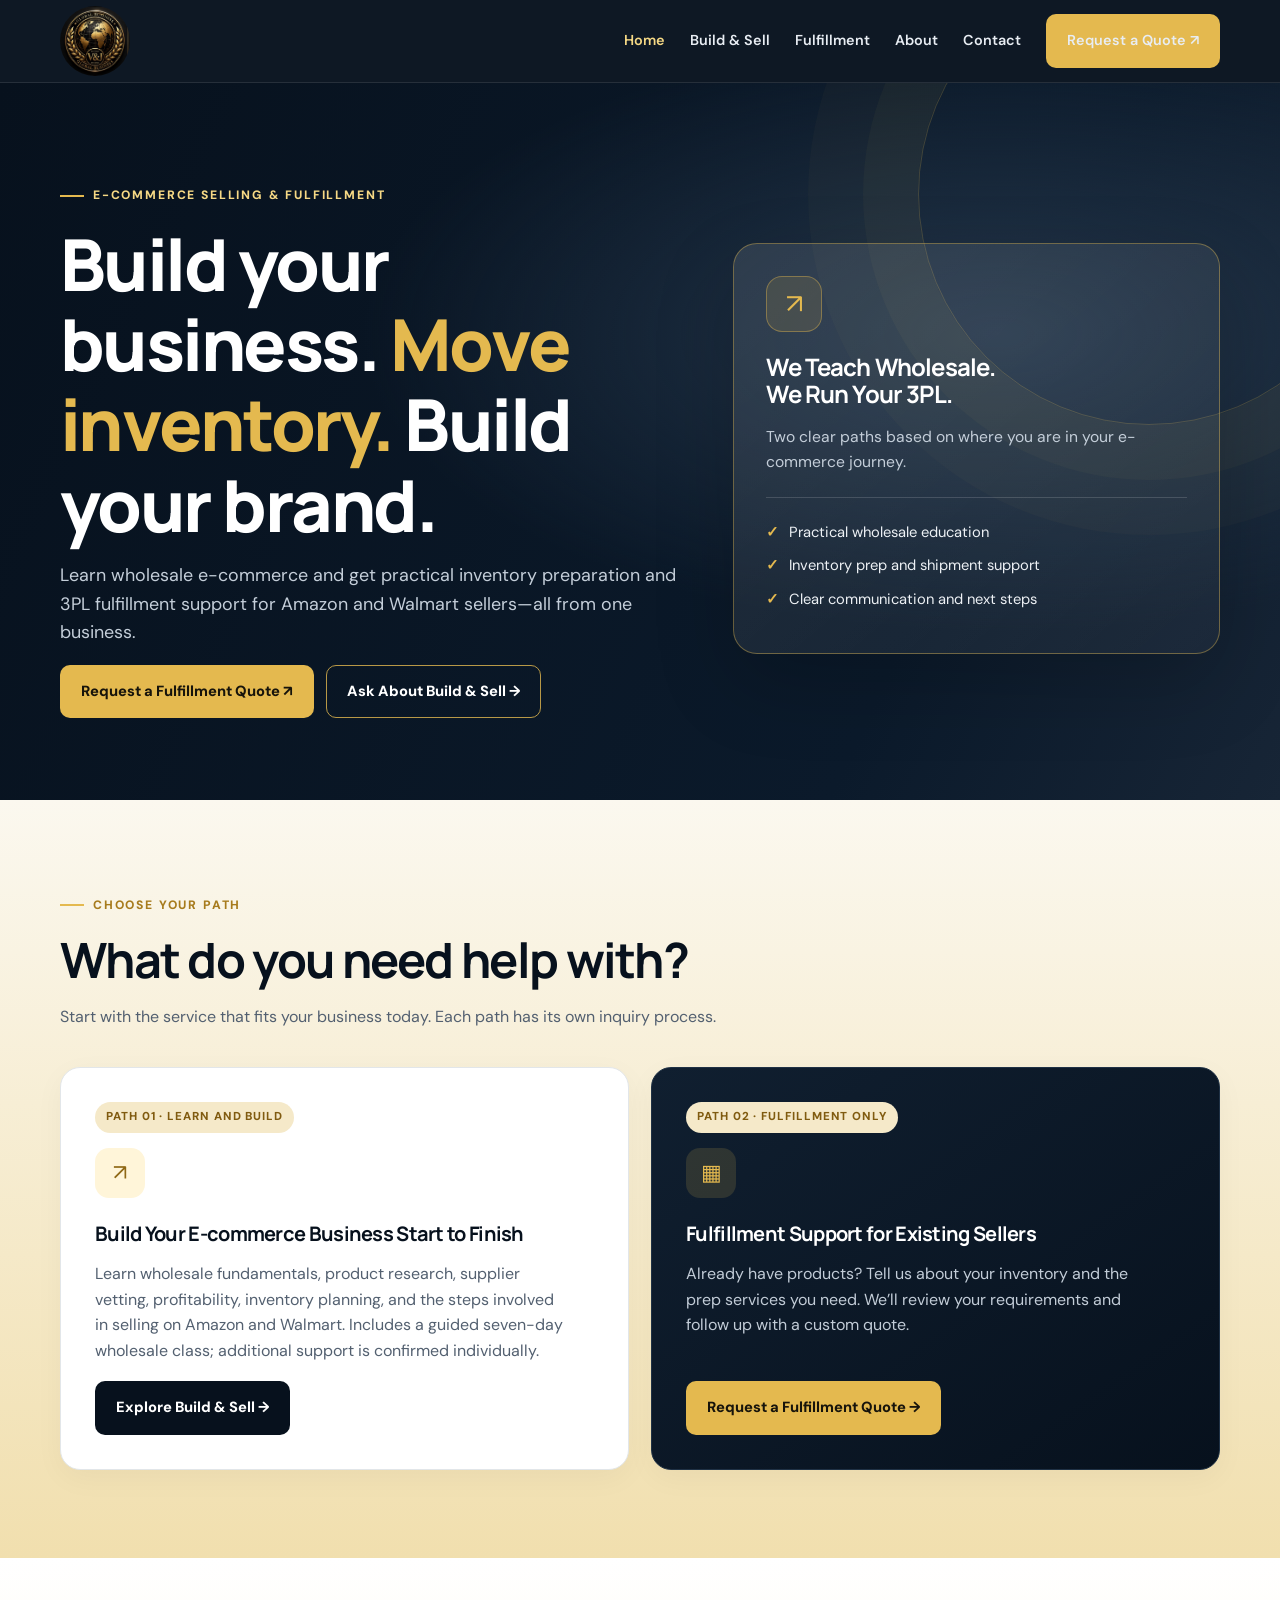
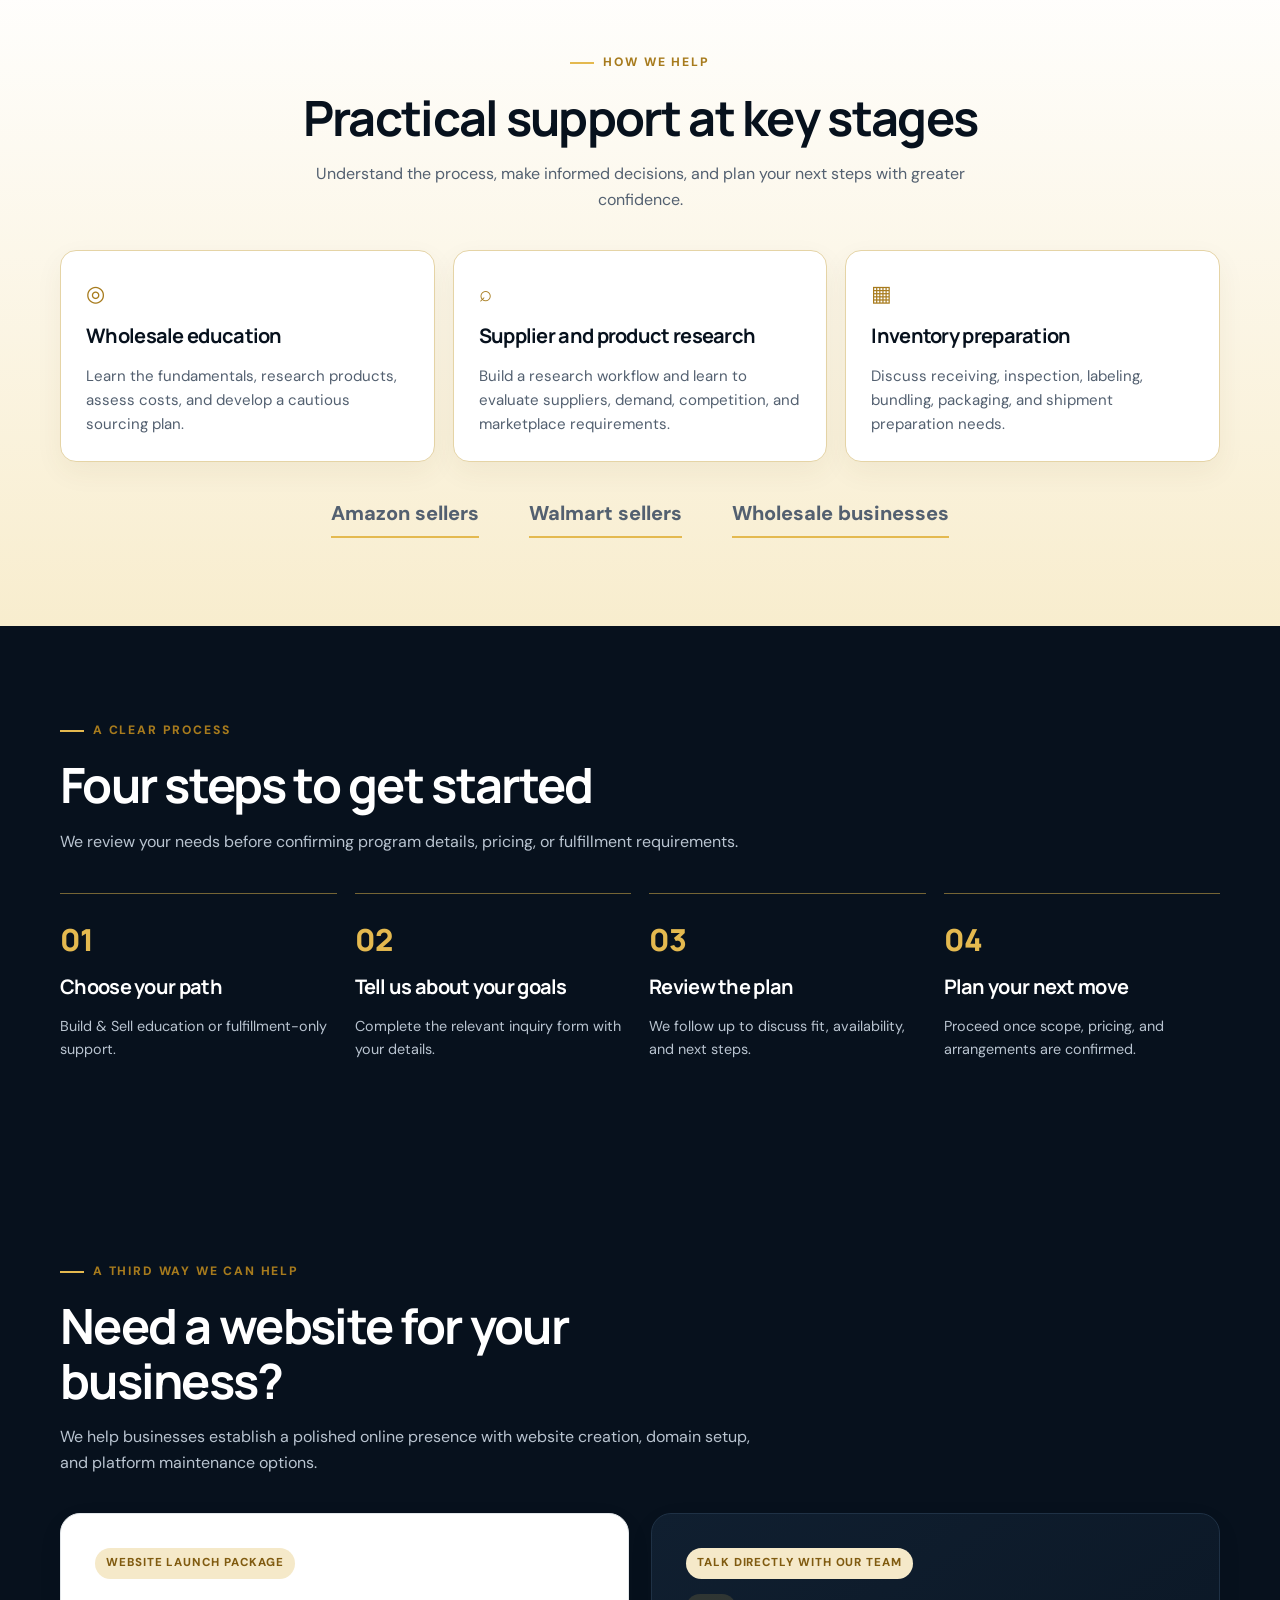
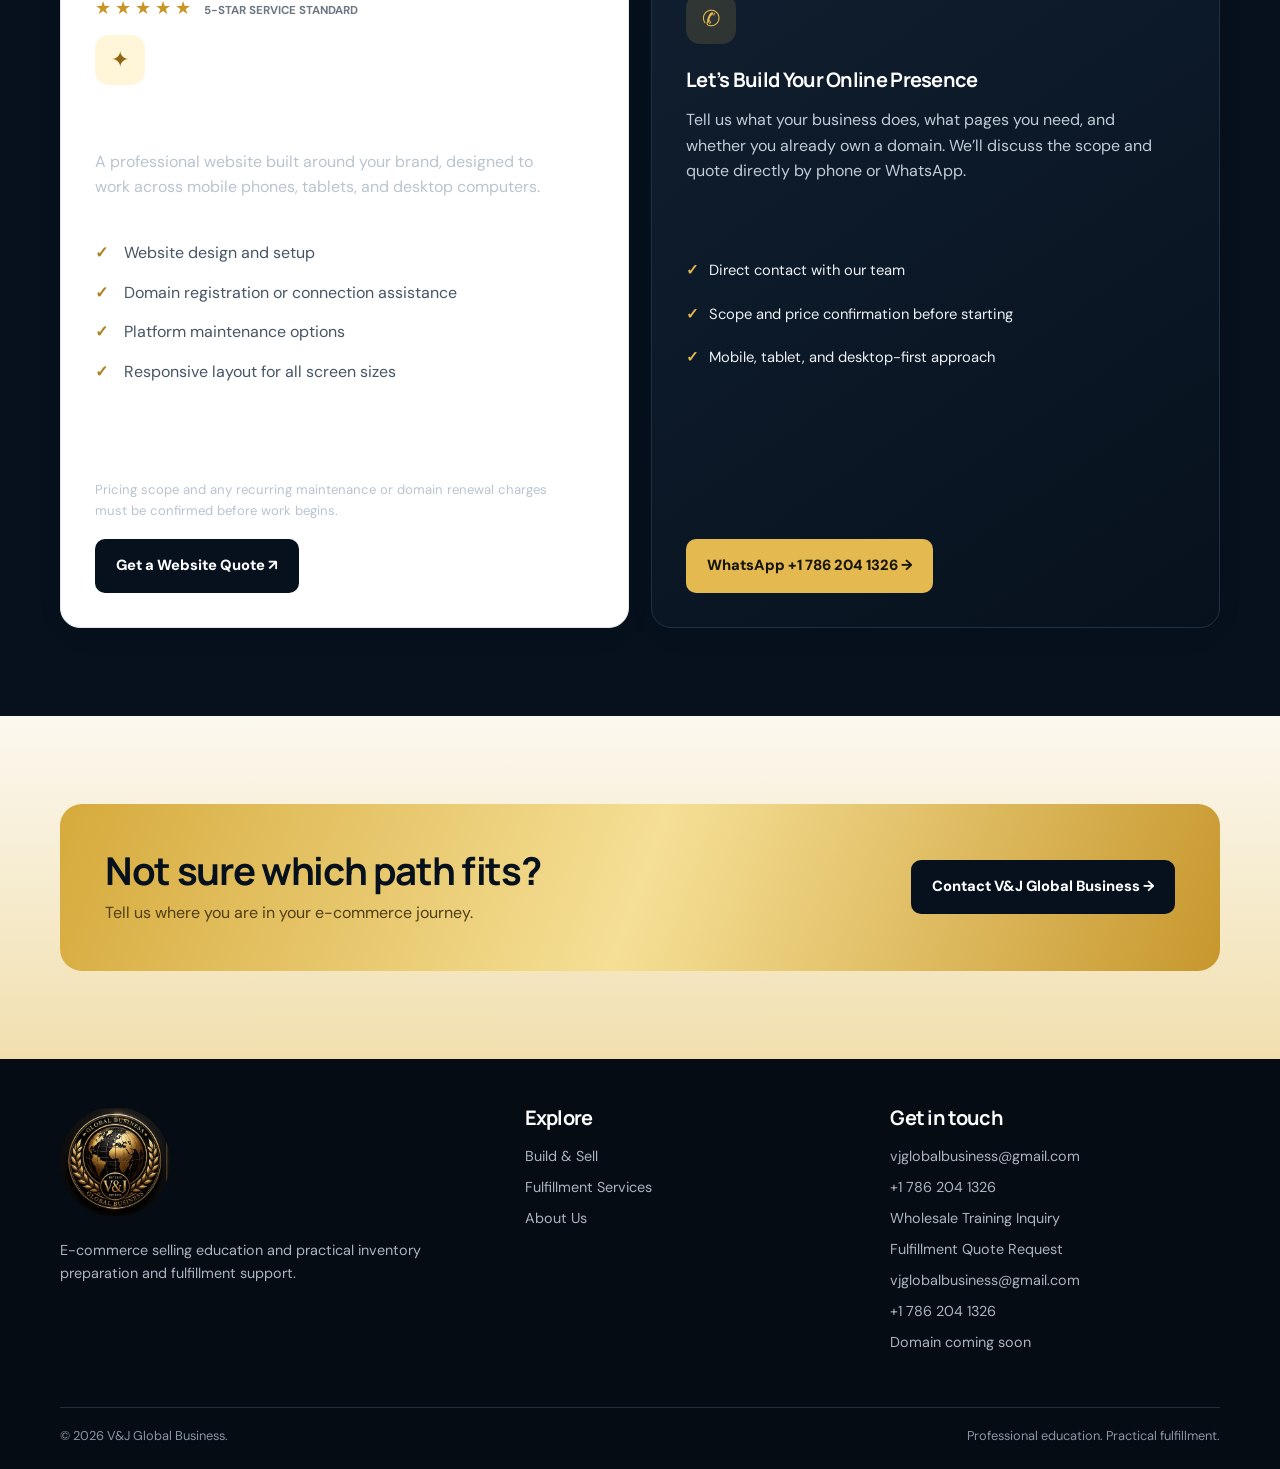
<file: index.html>
<!doctype html>
<html lang="en"><head><meta charset="utf-8"><meta name="viewport" content="width=device-width,initial-scale=1"><meta name="theme-color" content="#07111d"><meta name="description" content="V&J Global Business offers wholesale e-commerce education and practical inventory preparation and 3PL fulfillment support for Amazon and Walmart sellers."><title>V&J Global Business | E-commerce Selling & Fulfillment</title><link rel="icon" href="/favicon.svg" type="image/svg+xml"><link rel="stylesheet" href="/styles.css"><script defer src="/app.js"></script></head>
<body><header class="site-header"><div class="container nav"><a class="brand" href="/" aria-label="V&J Global Business home"><img src="/vj-global-business-logo.jpeg" alt="V&J Global Business"></a><button class="menu-toggle" aria-label="Open navigation" aria-expanded="false">☰</button><nav class="nav-links" aria-label="Main navigation"><a class="active" href="/">Home</a><a href="/build-sell.html">Build & Sell</a><a href="/fulfillment.html">Fulfillment</a><a href="/about.html">About</a><a href="/contact.html">Contact</a><a class="btn btn-gold nav-cta" href="/contact.html#fulfillment-form">Request a Quote ↗</a></nav></div></header>
<main><section class="hero"><div class="container hero-grid"><div><div class="eyebrow">E-commerce selling & fulfillment</div><h1>Build your business. <span>Move inventory.</span> Build your brand.</h1><p>Learn wholesale e-commerce and get practical inventory preparation and 3PL fulfillment support for Amazon and Walmart sellers—all from one business.</p><div class="btn-row"><a class="btn btn-gold" href="/contact.html#fulfillment-form">Request a Fulfillment Quote ↗</a><a class="btn btn-outline" href="/build-sell.html">Ask About Build & Sell →</a></div></div><aside class="promise-card"><div class="promise-icon">↗</div><h3>We Teach Wholesale.<br>We Run Your 3PL.</h3><p>Two clear paths based on where you are in your e-commerce journey.</p><div class="promise-rule"></div><div class="promise-line"><span class="check">✓</span> Practical wholesale education</div><div class="promise-line"><span class="check">✓</span> Inventory prep and shipment support</div><div class="promise-line"><span class="check">✓</span> Clear communication and next steps</div></aside></div></section>
<section class="section"><div class="container"><div class="section-heading"><div class="eyebrow">Choose your path</div><h2>What do you need help with?</h2><p>Start with the service that fits your business today. Each path has its own inquiry process.</p></div><div class="paths"><article class="path-card"><span class="tag">Path 01 · Learn and build</span><div class="card-icon">↗</div><h3>Build Your E-commerce Business Start to Finish</h3><p>Learn wholesale fundamentals, product research, supplier vetting, profitability, inventory planning, and the steps involved in selling on Amazon and Walmart. Includes a guided seven-day wholesale class; additional support is confirmed individually.</p><a class="btn btn-dark" href="/build-sell.html">Explore Build & Sell →</a></article><article class="path-card dark"><span class="tag">Path 02 · Fulfillment only</span><div class="card-icon">▦</div><h3>Fulfillment Support for Existing Sellers</h3><p>Already have products? Tell us about your inventory and the prep services you need. We’ll review your requirements and follow up with a custom quote.</p><a class="btn btn-gold" href="/contact.html#fulfillment-form">Request a Fulfillment Quote →</a></article></div></div></section>
<section class="section section-white"><div class="container"><div class="section-heading center"><div class="eyebrow">How we help</div><h2>Practical support at key stages</h2><p>Understand the process, make informed decisions, and plan your next steps with greater confidence.</p></div><div class="features"><article class="feature"><div class="mini-icon">◎</div><h3>Wholesale education</h3><p>Learn the fundamentals, research products, assess costs, and develop a cautious sourcing plan.</p></article><article class="feature"><div class="mini-icon">⌕</div><h3>Supplier and product research</h3><p>Build a research workflow and learn to evaluate suppliers, demand, competition, and marketplace requirements.</p></article><article class="feature"><div class="mini-icon">▦</div><h3>Inventory preparation</h3><p>Discuss receiving, inspection, labeling, bundling, packaging, and shipment preparation needs.</p></article></div><div class="marketplace-row"><span>Amazon sellers</span><span>Walmart sellers</span><span>Wholesale businesses</span></div></div></section>
<section class="section section-dark"><div class="container"><div class="section-heading"><div class="eyebrow">A clear process</div><h2>Four steps to get started</h2><p>We review your needs before confirming program details, pricing, or fulfillment requirements.</p></div><div class="steps"><div class="step"><h3>Choose your path</h3><p>Build & Sell education or fulfillment-only support.</p></div><div class="step"><h3>Tell us about your goals</h3><p>Complete the relevant inquiry form with your details.</p></div><div class="step"><h3>Review the plan</h3><p>We follow up to discuss fit, availability, and next steps.</p></div><div class="step"><h3>Plan your next move</h3><p>Proceed once scope, pricing, and arrangements are confirmed.</p></div></div></div></section>
<section class="section section-dark"><div class="container"><div class="section-heading"><div class="eyebrow">A third way we can help</div><h2>Need a website for your business?</h2><p>We help businesses establish a polished online presence with website creation, domain setup, and platform maintenance options.</p></div><div class="paths"><article class="path-card"><span class="tag">Website launch package</span><div aria-label="Five-star service standard" style="color:#c99526;letter-spacing:4px;font-size:1.15rem;margin-bottom:12px">★★★★★ <span style="letter-spacing:0;font-size:.72rem;color:#6d7783;font-weight:700">5-STAR SERVICE STANDARD</span></div><div class="card-icon">✦</div><h3>Website Creation</h3><p>A professional website built around your brand, designed to work across mobile phones, tablets, and desktop computers.</p><ul class="list-check"><li>Website design and setup</li><li>Domain registration or connection assistance</li><li>Platform maintenance options</li><li>Responsive layout for all screen sizes</li></ul><div style="font-size:1.45rem;font-weight:800;margin:6px 0 16px">$285 + $70</div><p class="small-print">Pricing scope and any recurring maintenance or domain renewal charges must be confirmed before work begins.</p><a class="btn btn-dark" href="https://wa.me/17862041326?text=Hi%20V%26J%20Global%20Business%2C%20I%27m%20interested%20in%20the%20website%20creation%20package%20priced%20at%20%24285%20%2B%20%2470." target="_blank" rel="noopener">Get a Website Quote ↗</a></article><article class="path-card dark"><span class="tag">Talk directly with our team</span><div class="card-icon">✆</div><h3>Let’s Build Your Online Presence</h3><p>Tell us what your business does, what pages you need, and whether you already own a domain. We’ll discuss the scope and quote directly by phone or WhatsApp.</p><div class="promise-rule"></div><div class="promise-line"><span class="check">✓</span> Direct contact with our team</div><div class="promise-line"><span class="check">✓</span> Scope and price confirmation before starting</div><div class="promise-line"><span class="check">✓</span> Mobile, tablet, and desktop-first approach</div><a class="btn btn-gold" href="https://wa.me/17862041326?text=Hi%20V%26J%20Global%20Business%2C%20I%27d%20like%20to%20request%20a%20website%20creation%20quote." target="_blank" rel="noopener">WhatsApp +1 786 204 1326 →</a></article></div></div></section><section class="section"><div class="container"><div class="cta-band"><div><h2>Not sure which path fits?</h2><p>Tell us where you are in your e-commerce journey.</p></div><a class="btn btn-dark" href="/contact.html">Contact V&J Global Business →</a></div></div></section></main>
<footer class="site-footer"><div class="container"><div class="footer-grid"><div><img class="footer-logo" src="/vj-global-business-logo.jpeg" alt="V&J Global Business"><p>E-commerce selling education and practical inventory preparation and fulfillment support.</p></div><div><h3>Explore</h3><a href="/build-sell.html">Build & Sell</a><a href="/fulfillment.html">Fulfillment Services</a><a href="/about.html">About Us</a></div><div><h3>Get in touch</h3><a href="mailto:vjglobalbusiness@gmail.com">vjglobalbusiness@gmail.com</a><a href="tel:+17862041326">+1 786 204 1326</a><a href="/contact.html#training-form">Wholesale Training Inquiry</a><a href="/contact.html#fulfillment-form">Fulfillment Quote Request</a><p class="small-print"><a href="mailto:vjglobalbusiness@gmail.com">vjglobalbusiness@gmail.com</a><a href="tel:+17862041326">+1 786 204 1326</a><a href="https://Domain coming soon">Domain coming soon</a></p></div></div><div class="footer-bottom"><span>© <span data-year>2026</span> V&J Global Business.</span><span>Professional education. Practical fulfillment.</span></div></div></footer><script>document.querySelectorAll('[data-year]').forEach(e=>e.textContent=new Date().getFullYear())</script></body></html>
</file>
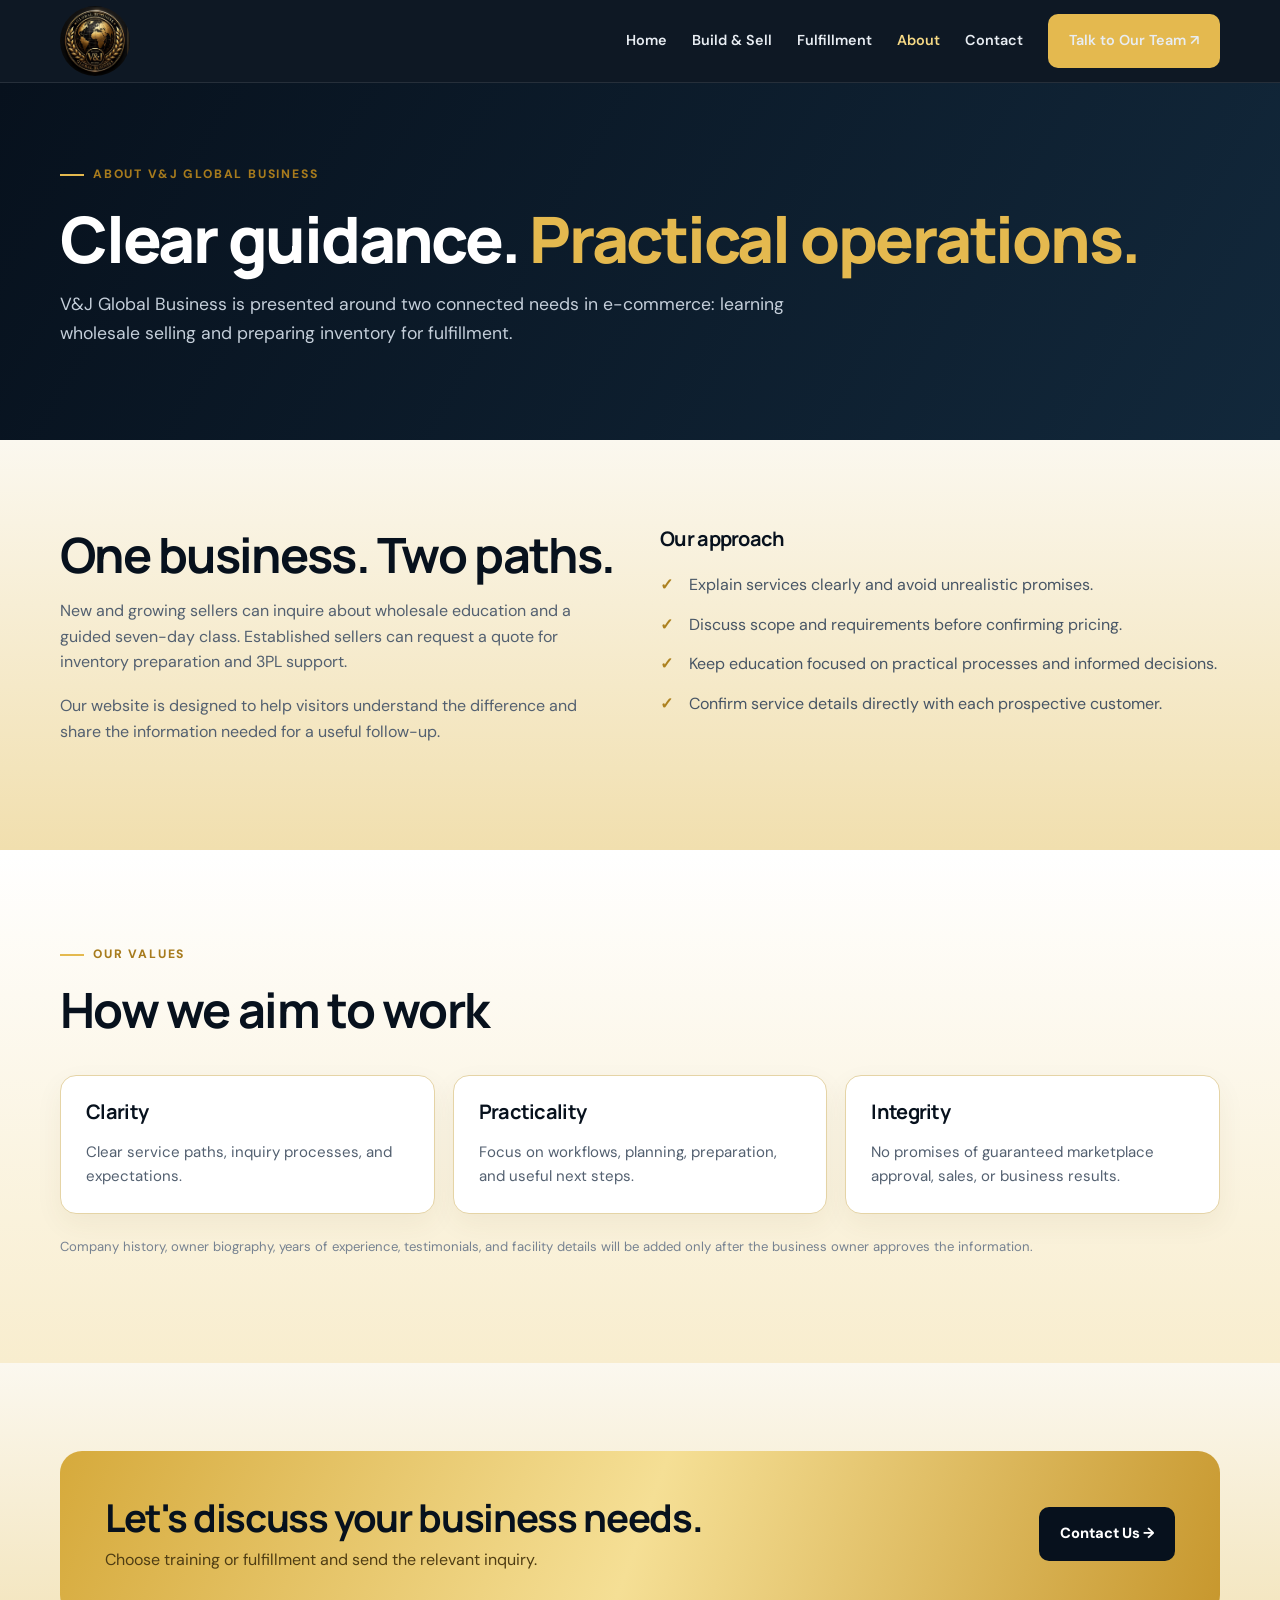
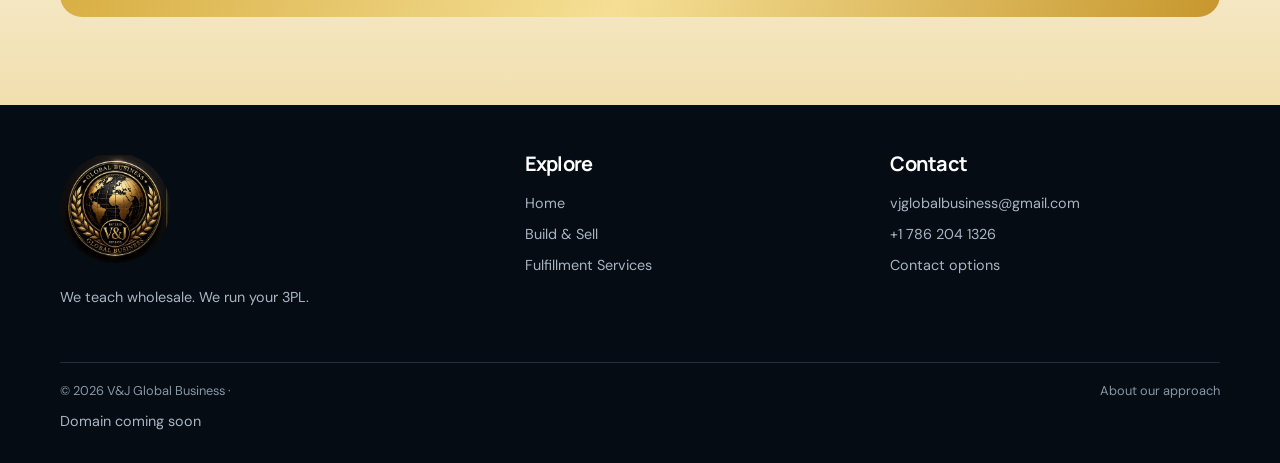
<file: about.html>
<!doctype html><html lang="en"><head><meta charset="utf-8"><meta name="viewport" content="width=device-width,initial-scale=1"><meta name="description" content="Learn about V&J Global Business and its approach to wholesale e-commerce education and fulfillment support."><title>About | V&J Global Business</title><link rel="icon" href="/favicon.svg" type="image/svg+xml"><link rel="stylesheet" href="/styles.css"><script defer src="/app.js"></script></head><body><header class="site-header"><div class="container nav"><a class="brand" href="/"><img src="/vj-global-business-logo.jpeg" alt="V&J Global Business"></a><button class="menu-toggle" aria-label="Open navigation" aria-expanded="false">☰</button><nav class="nav-links"><a href="/">Home</a><a href="/build-sell.html">Build & Sell</a><a href="/fulfillment.html">Fulfillment</a><a class="active" href="/about.html">About</a><a href="/contact.html">Contact</a><a class="btn btn-gold nav-cta" href="/contact.html">Talk to Our Team ↗</a></nav></div></header><main><section class="page-hero"><div class="container"><div class="eyebrow">About V&J Global Business</div><h1>Clear guidance. <span style="color:var(--gold)">Practical operations.</span></h1><p>V&J Global Business is presented around two connected needs in e-commerce: learning wholesale selling and preparing inventory for fulfillment.</p></div></section><section class="section"><div class="container content-grid"><div><h2>One business. Two paths.</h2><p>New and growing sellers can inquire about wholesale education and a guided seven-day class. Established sellers can request a quote for inventory preparation and 3PL support.</p><p>Our website is designed to help visitors understand the difference and share the information needed for a useful follow-up.</p></div><div><h3>Our approach</h3><ul class="list-check"><li>Explain services clearly and avoid unrealistic promises.</li><li>Discuss scope and requirements before confirming pricing.</li><li>Keep education focused on practical processes and informed decisions.</li><li>Confirm service details directly with each prospective customer.</li></ul></div></div></section><section class="section section-white"><div class="container"><div class="section-heading"><div class="eyebrow">Our values</div><h2>How we aim to work</h2></div><div class="about-values"><article class="value-card"><h3>Clarity</h3><p>Clear service paths, inquiry processes, and expectations.</p></article><article class="value-card"><h3>Practicality</h3><p>Focus on workflows, planning, preparation, and useful next steps.</p></article><article class="value-card"><h3>Integrity</h3><p>No promises of guaranteed marketplace approval, sales, or business results.</p></article></div><p class="small-print" style="margin-top:22px">Company history, owner biography, years of experience, testimonials, and facility details will be added only after the business owner approves the information.</p></div></section><section class="section"><div class="container"><div class="cta-band"><div><h2>Let's discuss your business needs.</h2><p>Choose training or fulfillment and send the relevant inquiry.</p></div><a class="btn btn-dark" href="/contact.html">Contact Us →</a></div></div></section></main><footer class="site-footer"><div class="container"><div class="footer-grid"><div><img class="footer-logo" src="/vj-global-business-logo.jpeg" alt="V&J Global Business"><p>We teach wholesale. We run your 3PL.</p></div><div><h3>Explore</h3><a href="/">Home</a><a href="/build-sell.html">Build & Sell</a><a href="/fulfillment.html">Fulfillment Services</a></div><div><h3>Contact</h3><a href="mailto:vjglobalbusiness@gmail.com">vjglobalbusiness@gmail.com</a><a href="tel:+17862041326">+1 786 204 1326</a><a href="/contact.html">Contact options</a></div></div><div class="footer-bottom"><span>© <span data-year>2026</span> V&J Global Business · <a href="https://Domain coming soon">Domain coming soon</a></span><span>About our approach</span></div></div></footer></body></html>
</file>
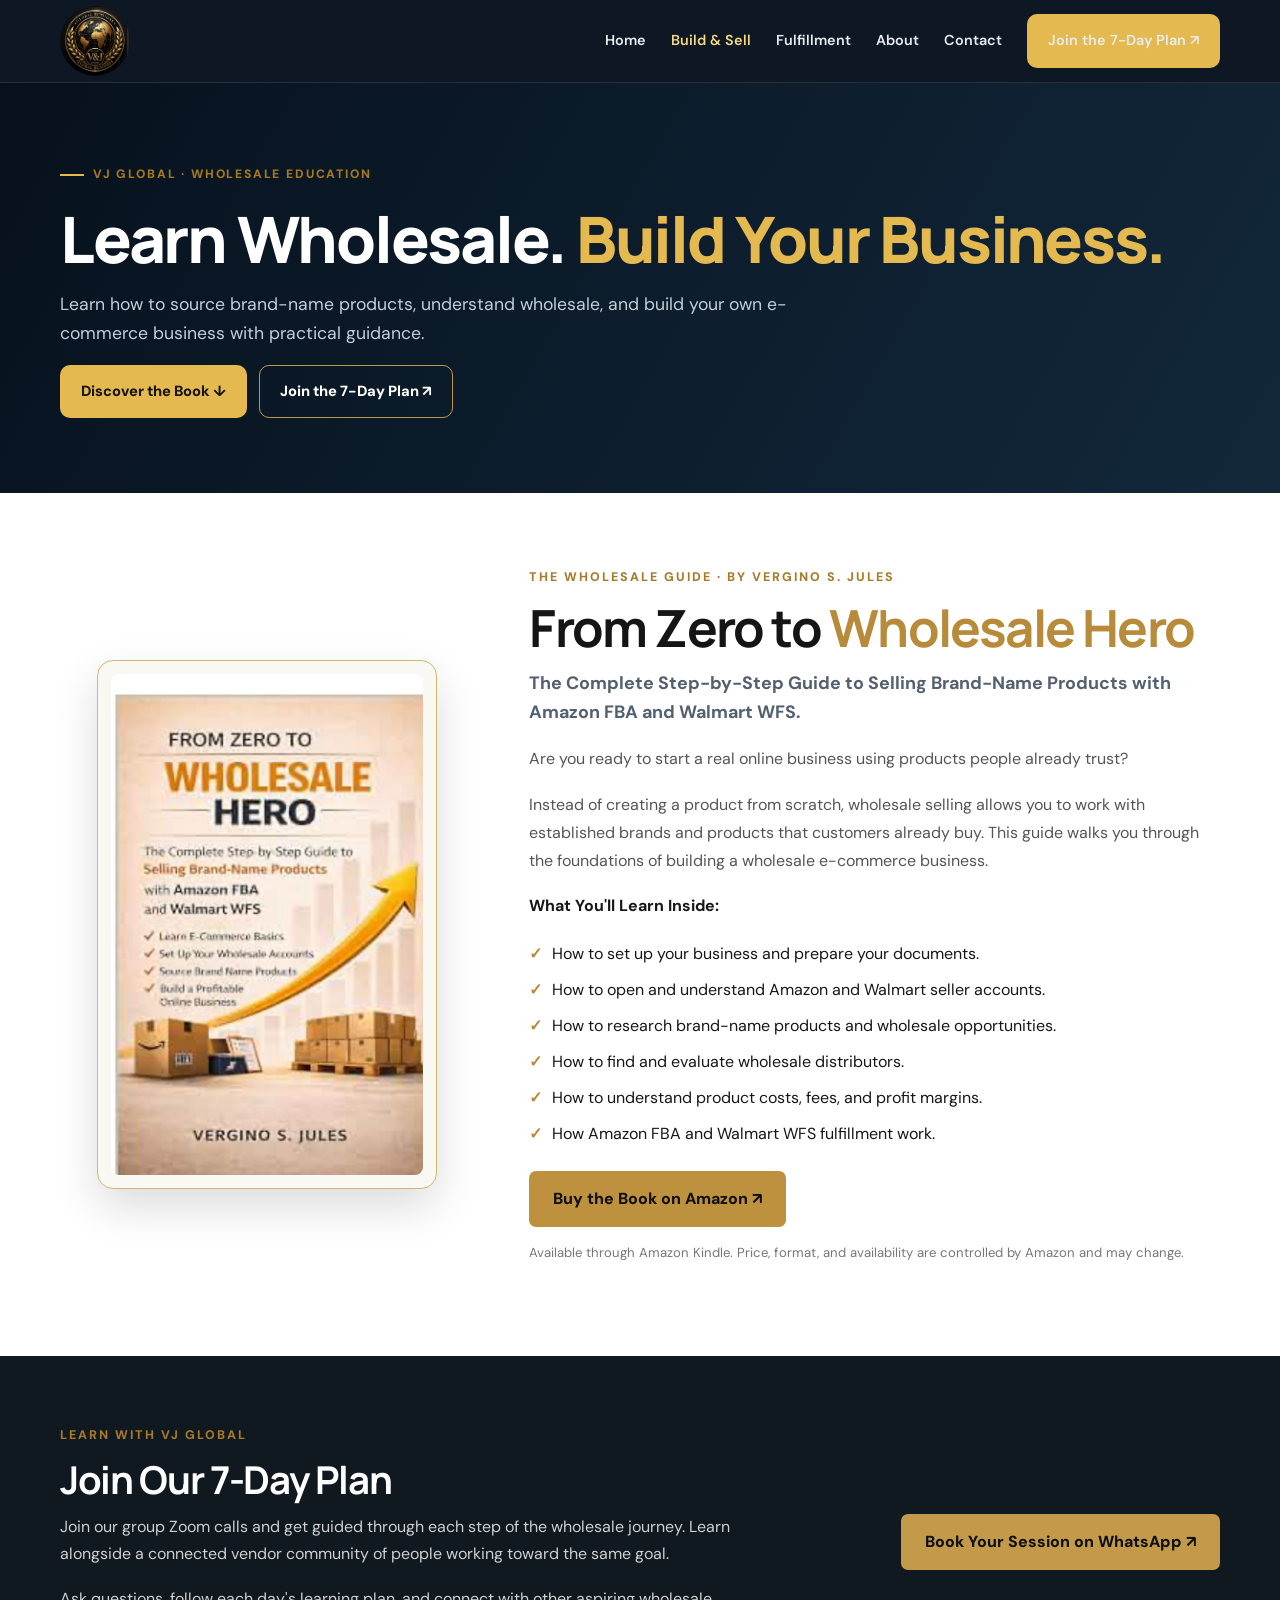
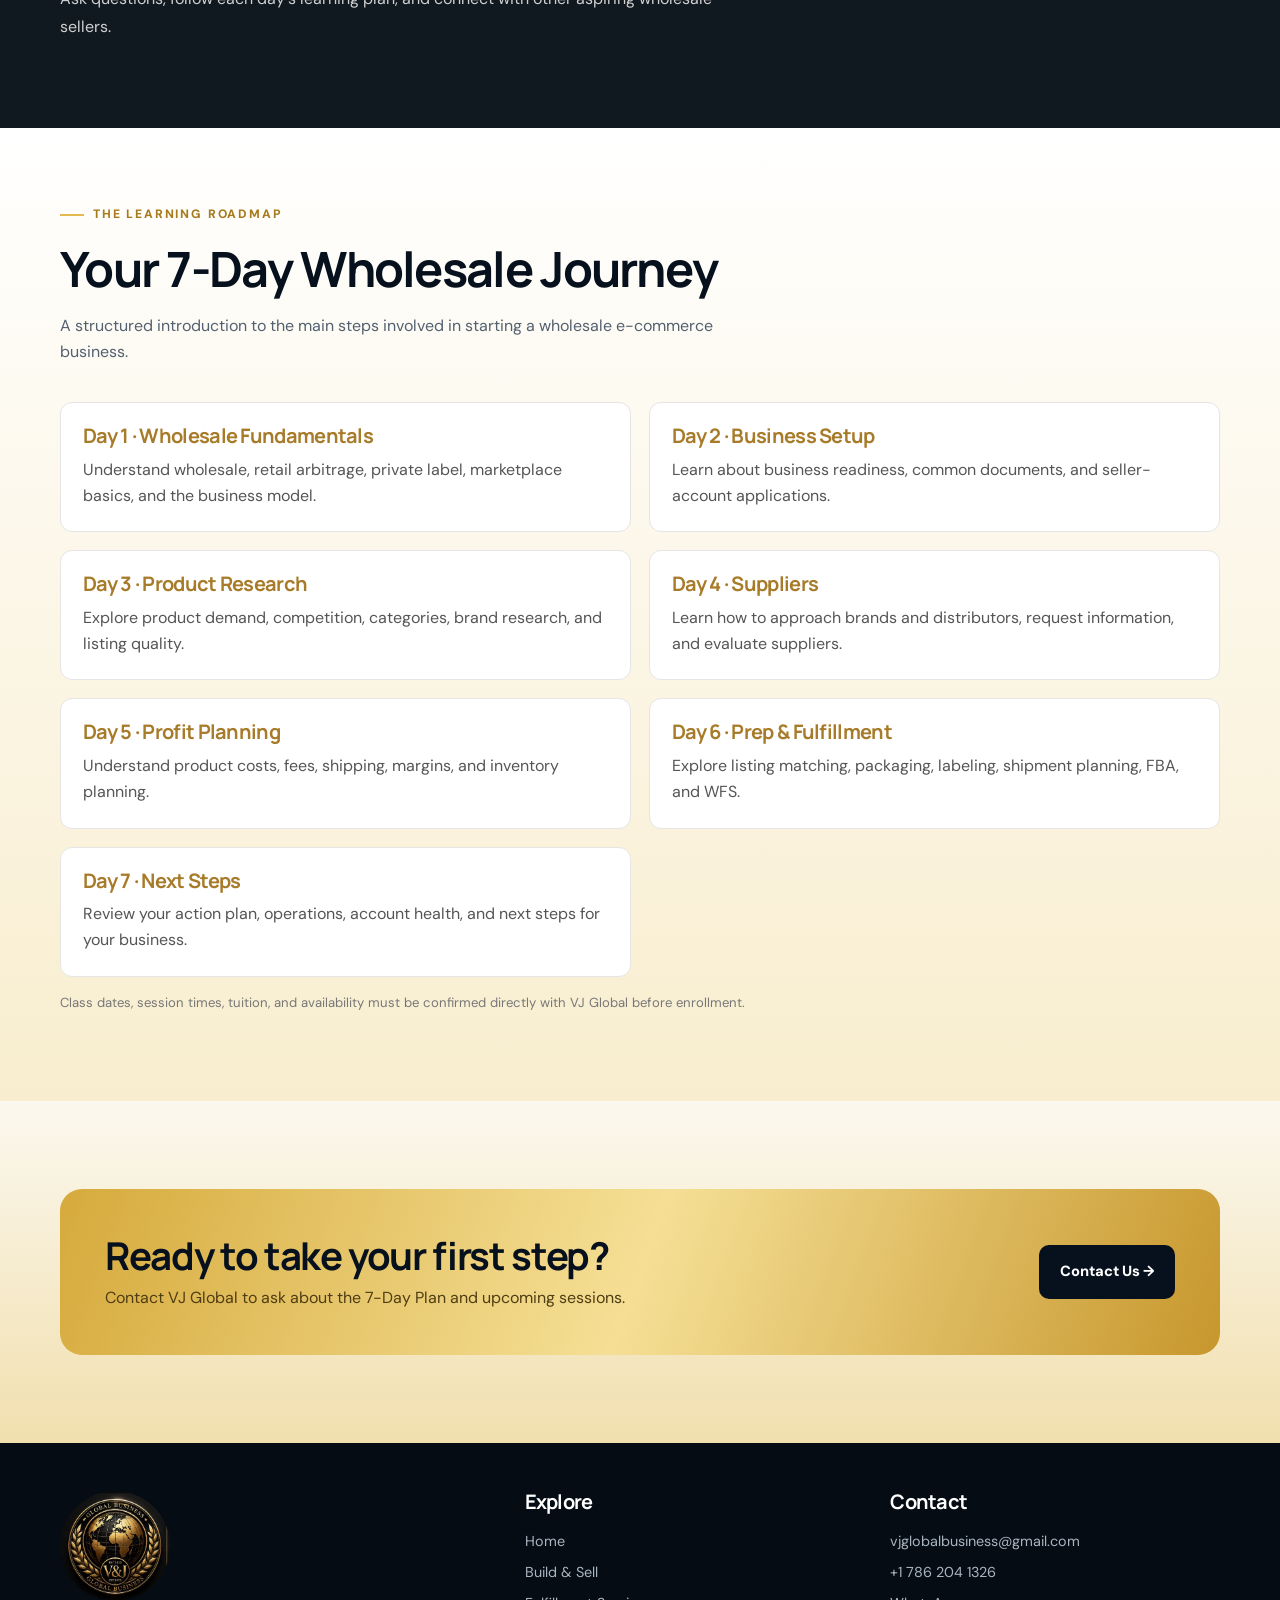
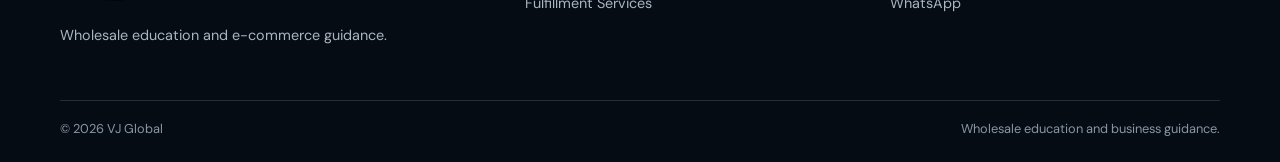
<file: build-sell.html>
<!DOCTYPE html>
<html lang="en">
<head>
  <meta charset="UTF-8">
  <meta name="viewport" content="width=device-width, initial-scale=1.0">
  <meta name="description" content="Learn wholesale selling with VJ Global and discover From Zero to Wholesale Hero by Vergino S. Jules.">
  <title>Build & Sell | VJ Global</title>
  <link rel="icon" href="/favicon.svg" type="image/svg+xml">
  <link rel="stylesheet" href="/styles.css">
  <script defer src="/app.js"></script>

  <style>
    .book-section {
      padding: 75px 0;
      background: #fff;
      color: #171717;
    }

    .book-layout {
      display: grid;
      grid-template-columns: minmax(220px, .75fr) minmax(0, 1.25fr);
      gap: 55px;
      align-items: center;
    }

    .book-image-frame {
      max-width: 340px;
      margin: auto;
      padding: 13px;
      border: 1px solid #d6b66d;
      border-radius: 16px;
      background: #faf8f3;
      box-shadow: 0 18px 45px rgba(0,0,0,.14);
    }

    .book-image {
      display: block;
      width: 100%;
      height: auto;
      border-radius: 8px;
    }

    .book-label {
      color: #a77b29;
      font-size: .78rem;
      font-weight: 800;
      letter-spacing: 2px;
      text-transform: uppercase;
      margin-bottom: 12px;
    }

    .book-details h2 {
      font-size: clamp(2rem, 4vw, 3.2rem);
      line-height: 1.08;
      margin: 0 0 14px;
      color: #151515;
    }

    .book-details h2 span {
      color: #b78b39;
    }

    .book-subtitle {
      font-size: 1.12rem;
      line-height: 1.6;
      font-weight: 700;
      margin-bottom: 18px;
    }

    .book-description {
      color: #555;
      line-height: 1.75;
      font-size: 1rem;
    }

    .book-list {
      display: grid;
      gap: 12px;
      margin: 24px 0;
      padding: 0;
      list-style: none;
    }

    .book-list li {
      display: flex;
      gap: 10px;
      line-height: 1.5;
    }

    .book-list li::before {
      content: "✓";
      color: #b78b39;
      font-weight: 900;
    }

    .book-actions {
      display: flex;
      flex-wrap: wrap;
      gap: 14px;
      align-items: center;
      margin-top: 25px;
    }

    .book-amazon-button {
      display: inline-flex;
      justify-content: center;
      align-items: center;
      padding: 15px 24px;
      border-radius: 7px;
      background: #bd913d;
      color: #111;
      text-decoration: none;
      font-weight: 800;
      transition: .2s ease;
    }

    .book-amazon-button:hover {
      background: #d5ad61;
      transform: translateY(-2px);
    }

    .book-note {
      color: #777;
      font-size: .82rem;
      margin-top: 15px;
    }

    .seven-day-section {
      padding: 70px 0;
      background: #101820;
      color: white;
    }

    .seven-day-inner {
      display: grid;
      grid-template-columns: 1fr auto;
      gap: 30px;
      align-items: center;
    }

    .seven-day-inner h2 {
      font-size: clamp(1.8rem, 3vw, 2.6rem);
      margin: 0 0 12px;
    }

    .seven-day-inner p {
      color: #d0d0d0;
      line-height: 1.7;
      max-width: 680px;
    }

    .seven-day-button {
      display: inline-block;
      padding: 15px 24px;
      background: #c39a4a;
      color: #101010;
      border-radius: 7px;
      text-decoration: none;
      font-weight: 800;
      white-space: nowrap;
    }

    .curriculum-section {
      padding: 70px 0;
    }

    .curriculum-grid {
      display: grid;
      grid-template-columns: repeat(2, minmax(0, 1fr));
      gap: 18px;
      margin-top: 30px;
    }

    .curriculum-card {
      padding: 22px;
      border: 1px solid #e5e5e5;
      border-radius: 12px;
      background: #fff;
    }

    .curriculum-card h3 {
      margin: 0 0 9px;
      color: #a77b29;
    }

    .curriculum-card p {
      margin: 0;
      line-height: 1.65;
      color: #555;
    }

    @media (max-width: 760px) {
      .book-section {
        padding: 48px 0;
      }

      .book-layout {
        grid-template-columns: 1fr;
        gap: 30px;
      }

      .book-image-frame {
        max-width: 245px;
      }

      .book-details {
        text-align: left;
      }

      .book-actions {
        flex-direction: column;
        align-items: stretch;
      }

      .book-amazon-button {
        width: 100%;
        box-sizing: border-box;
      }

      .seven-day-inner {
        grid-template-columns: 1fr;
      }

      .seven-day-button {
        text-align: center;
      }

      .curriculum-grid {
        grid-template-columns: 1fr;
      }
    }
  </style>
</head>

<body>

<header class="site-header">
  <div class="container nav">
    <a class="brand" href="/">
      <img src="/vj-global-business-logo.jpeg" alt="VJ Global">
    </a>

    <button class="menu-toggle" aria-label="Open navigation" aria-expanded="false">☰</button>

    <nav class="nav-links">
      <a href="/">Home</a>
      <a class="active" href="/build-sell.html">Build & Sell</a>
      <a href="/fulfillment.html">Fulfillment</a>
      <a href="/about.html">About</a>
      <a href="/contact.html">Contact</a>
      <a class="btn btn-gold nav-cta" href="#seven-day-plan">Join the 7-Day Plan ↗</a>
    </nav>
  </div>
</header>

<main>

  <section class="page-hero">
    <div class="container">
      <div class="eyebrow">VJ GLOBAL · WHOLESALE EDUCATION</div>
      <h1>Learn Wholesale. <span style="color:var(--gold)">Build Your Business.</span></h1>
      <p>
        Learn how to source brand-name products, understand wholesale,
        and build your own e-commerce business with practical guidance.
      </p>
      <div class="btn-row">
        <a class="btn btn-gold" href="#the-book">Discover the Book ↓</a>
        <a class="btn btn-outline" href="#seven-day-plan">Join the 7-Day Plan ↗</a>
      </div>
    </div>
  </section>

  <!-- BOOK FEATURE -->
  <section class="book-section" id="the-book">
    <div class="container book-layout">

      <div class="book-image-frame">
        <img
          class="book-image"
          src="/wholesale-hero-book-cover.jpg"
          alt="From Zero to Wholesale Hero by Vergino S. Jules"
        >
      </div>

      <div class="book-details">
        <div class="book-label">THE WHOLESALE GUIDE · BY VERGINO S. JULES</div>

        <h2>
          From Zero to <span>Wholesale Hero</span>
        </h2>

        <p class="book-subtitle">
          The Complete Step-by-Step Guide to Selling Brand-Name Products
          with Amazon FBA and Walmart WFS.
        </p>

        <p class="book-description">
          Are you ready to start a real online business using products
          people already trust?
        </p>

        <p class="book-description">
          Instead of creating a product from scratch, wholesale selling
          allows you to work with established brands and products that
          customers already buy. This guide walks you through the
          foundations of building a wholesale e-commerce business.
        </p>

        <strong>What You'll Learn Inside:</strong>

        <ul class="book-list">
          <li>How to set up your business and prepare your documents.</li>
          <li>How to open and understand Amazon and Walmart seller accounts.</li>
          <li>How to research brand-name products and wholesale opportunities.</li>
          <li>How to find and evaluate wholesale distributors.</li>
          <li>How to understand product costs, fees, and profit margins.</li>
          <li>How Amazon FBA and Walmart WFS fulfillment work.</li>
        </ul>

        <div class="book-actions">
          <a
            class="book-amazon-button"
            href="https://www.amazon.com/Zero-Wholesale-Hero-Step-Step-ebook/dp/B0GV1ZJHMV/ref=mp_s_a_1_1?crid=3EC4OVQ7HB9Z8&amp;dib=eyJ2IjoiMSJ9.Wj_ai1JTJXx-0WnWRTPoKA.k0r1mclrSI6JaK5FAH4jgE9EDdtq0wYqSMR7bb4x31A&amp;dib_tag=se&amp;keywords=from+zero+to+wholesale+hero&amp;qid=1793918140&amp;sprefix=from+zero+to+wholesale+hero%2Caps%2C124&amp;sr=8-1"
            target="_blank"
            rel="noopener noreferrer"
          >
            Buy the Book on Amazon ↗
          </a>
        </div>

        <p class="book-note">
          Available through Amazon Kindle. Price, format, and availability
          are controlled by Amazon and may change.
        </p>
      </div>

    </div>
  </section>

  <!-- 7 DAY GROUP PLAN -->
  <section class="seven-day-section" id="seven-day-plan">
    <div class="container seven-day-inner">
      <div>
        <div class="book-label">LEARN WITH VJ GLOBAL</div>
        <h2>Join Our 7-Day Plan</h2>
        <p>
          Join our group Zoom calls and get guided through each step
          of the wholesale journey. Learn alongside a connected vendor
          community of people working toward the same goal.
        </p>
        <p>
          Ask questions, follow each day's learning plan, and connect
          with other aspiring wholesale sellers.
        </p>
      </div>

      <a
        class="seven-day-button"
        href="https://wa.me/17862041326?text=Hello%20VJ%20Global%2C%20I%20want%20to%20book%20a%20session%20for%20the%207-Day%20Wholesale%20Plan."
        target="_blank"
        rel="noopener noreferrer"
      >
        Book Your Session on WhatsApp ↗
      </a>
    </div>
  </section>

  <!-- CURRICULUM -->
  <section class="curriculum-section section-white" id="curriculum">
    <div class="container">
      <div class="section-heading">
        <div class="eyebrow">THE LEARNING ROADMAP</div>
        <h2>Your 7-Day Wholesale Journey</h2>
        <p>
          A structured introduction to the main steps involved
          in starting a wholesale e-commerce business.
        </p>
      </div>

      <div class="curriculum-grid">
        <article class="curriculum-card">
          <h3>Day 1 · Wholesale Fundamentals</h3>
          <p>Understand wholesale, retail arbitrage, private label, marketplace basics, and the business model.</p>
        </article>

        <article class="curriculum-card">
          <h3>Day 2 · Business Setup</h3>
          <p>Learn about business readiness, common documents, and seller-account applications.</p>
        </article>

        <article class="curriculum-card">
          <h3>Day 3 · Product Research</h3>
          <p>Explore product demand, competition, categories, brand research, and listing quality.</p>
        </article>

        <article class="curriculum-card">
          <h3>Day 4 · Suppliers</h3>
          <p>Learn how to approach brands and distributors, request information, and evaluate suppliers.</p>
        </article>

        <article class="curriculum-card">
          <h3>Day 5 · Profit Planning</h3>
          <p>Understand product costs, fees, shipping, margins, and inventory planning.</p>
        </article>

        <article class="curriculum-card">
          <h3>Day 6 · Prep & Fulfillment</h3>
          <p>Explore listing matching, packaging, labeling, shipment planning, FBA, and WFS.</p>
        </article>

        <article class="curriculum-card">
          <h3>Day 7 · Next Steps</h3>
          <p>Review your action plan, operations, account health, and next steps for your business.</p>
        </article>
      </div>

      <p class="book-note">
        Class dates, session times, tuition, and availability must be
        confirmed directly with VJ Global before enrollment.
      </p>
    </div>
  </section>

  <section class="section">
    <div class="container">
      <div class="cta-band">
        <div>
          <h2>Ready to take your first step?</h2>
          <p>Contact VJ Global to ask about the 7-Day Plan and upcoming sessions.</p>
        </div>
        <a
          class="btn btn-dark"
          href="https://wa.me/17862041326?text=Hello%20VJ%20Global%2C%20I%20am%20interested%20in%20the%207-Day%20Plan."
          target="_blank"
          rel="noopener noreferrer"
        >
          Contact Us →
        </a>
      </div>
    </div>
  </section>

</main>

<footer class="site-footer">
  <div class="container">
    <div class="footer-grid">
      <div>
        <img class="footer-logo" src="/vj-global-business-logo.jpeg" alt="VJ Global">
        <p>Wholesale education and e-commerce guidance.</p>
      </div>

      <div>
        <h3>Explore</h3>
        <a href="/">Home</a>
        <a href="/build-sell.html">Build & Sell</a>
        <a href="/fulfillment.html">Fulfillment Services</a>
      </div>

      <div>
        <h3>Contact</h3>
        <a href="mailto:vjglobalbusiness@gmail.com">vjglobalbusiness@gmail.com</a>
        <a href="tel:+17862041326">+1 786 204 1326</a>
        <a href="https://wa.me/17862041326" target="_blank" rel="noopener noreferrer">WhatsApp</a>
      </div>
    </div>

    <div class="footer-bottom">
      <span>© <span data-year>2026</span> VJ Global</span>
      <span>Wholesale education and business guidance.</span>
    </div>
  </div>
</footer>

</body>
</html>
</file>
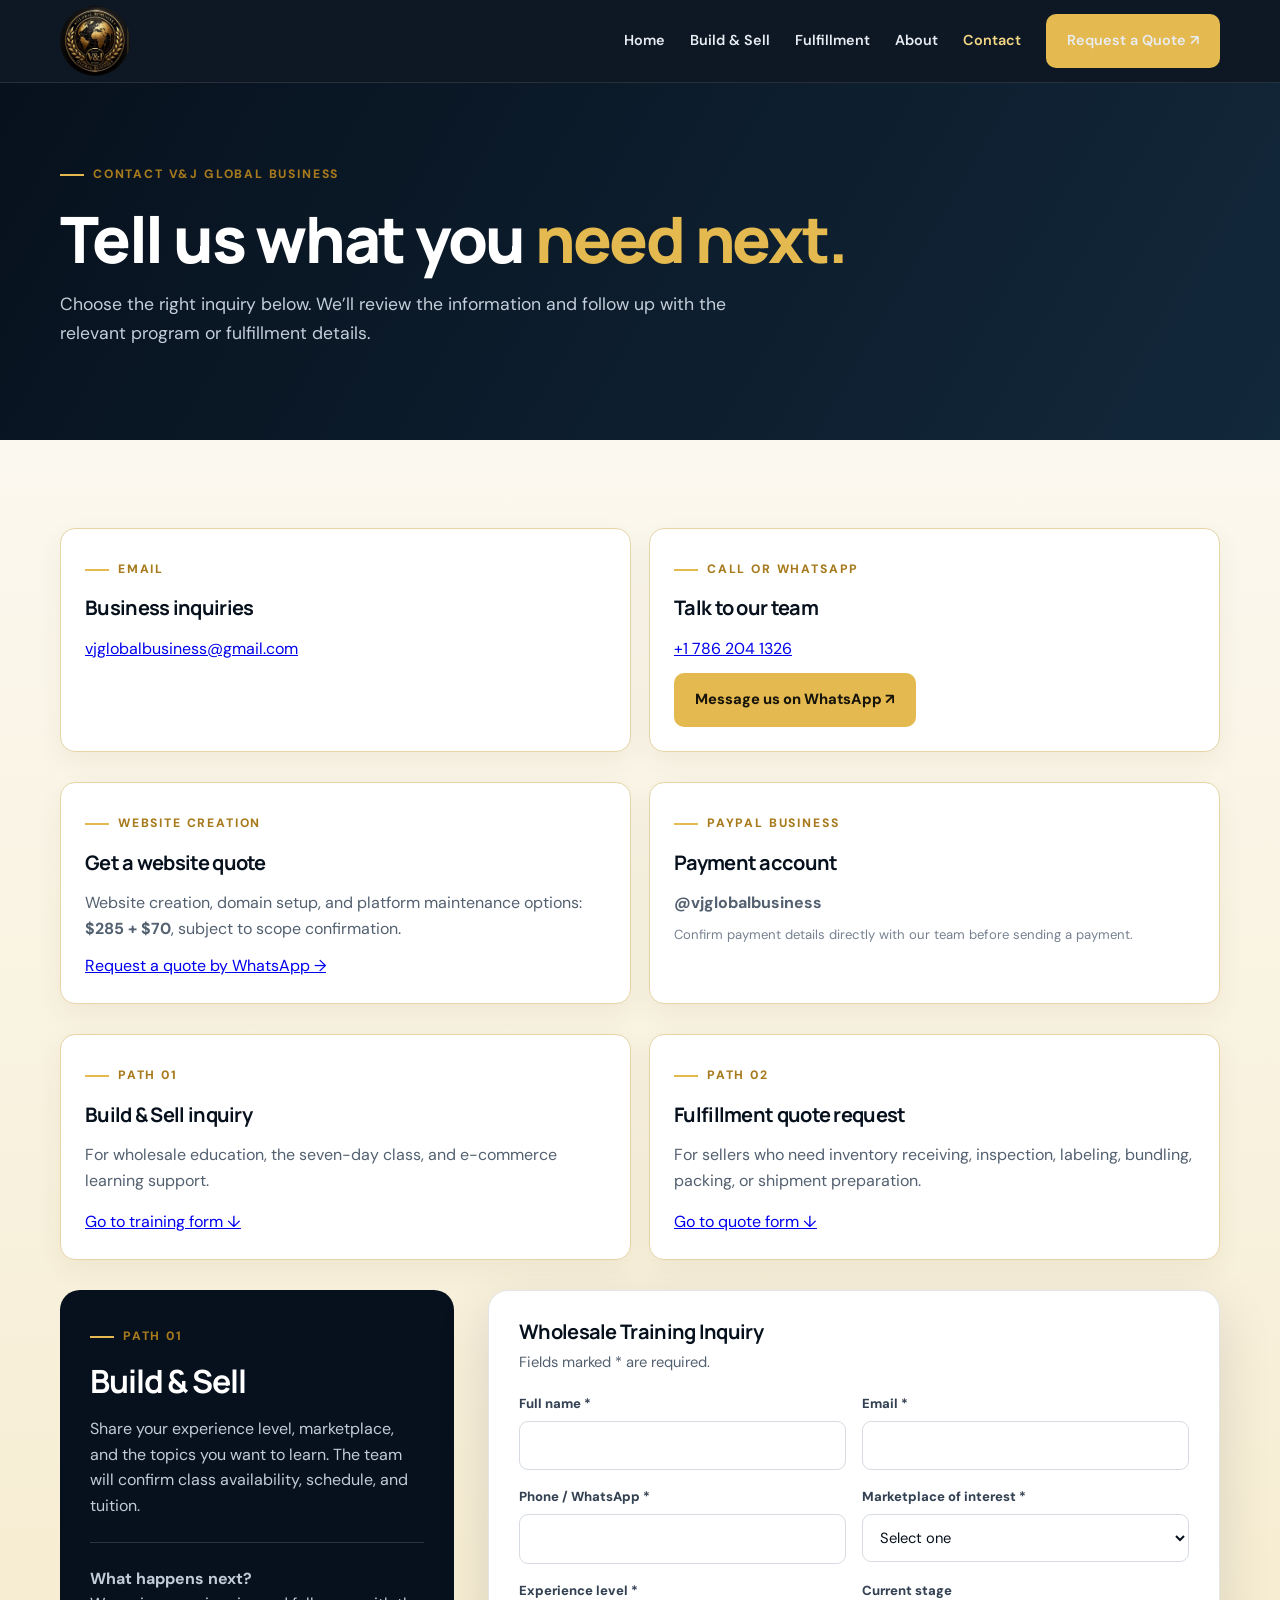
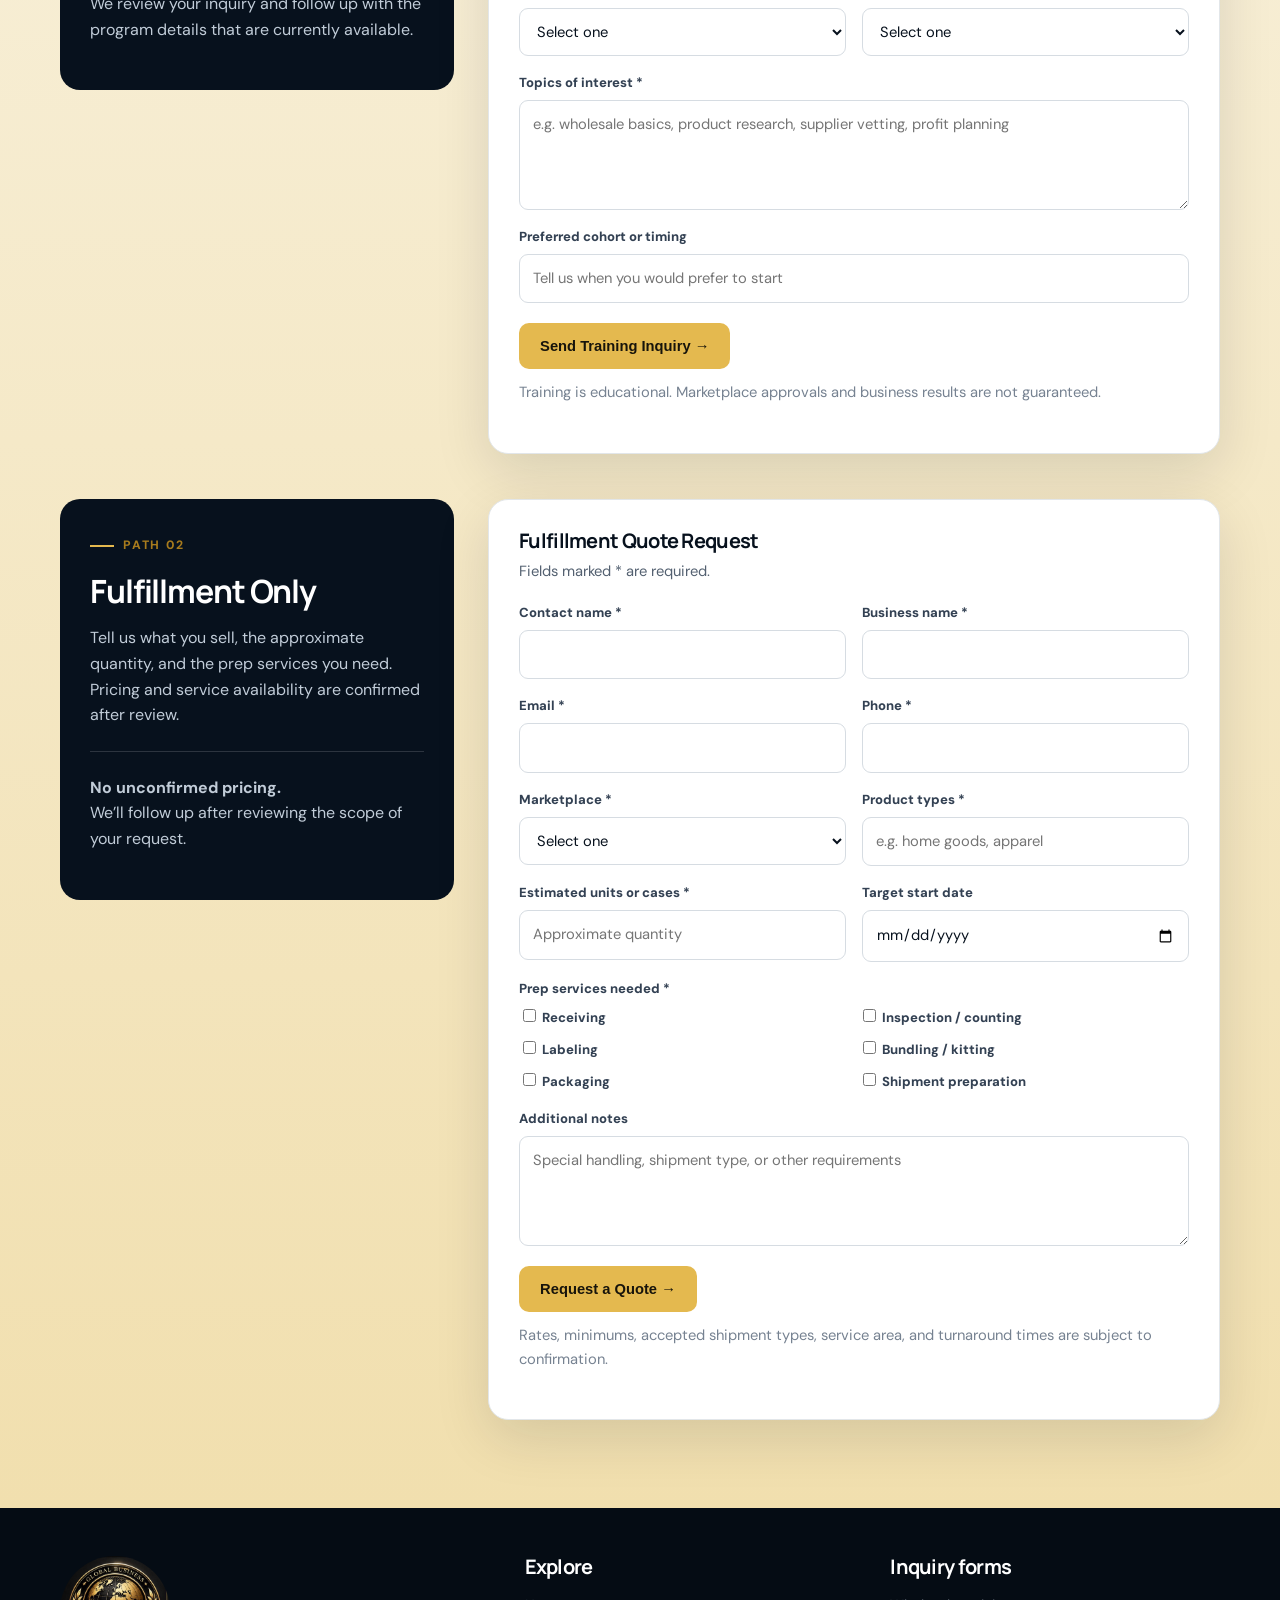
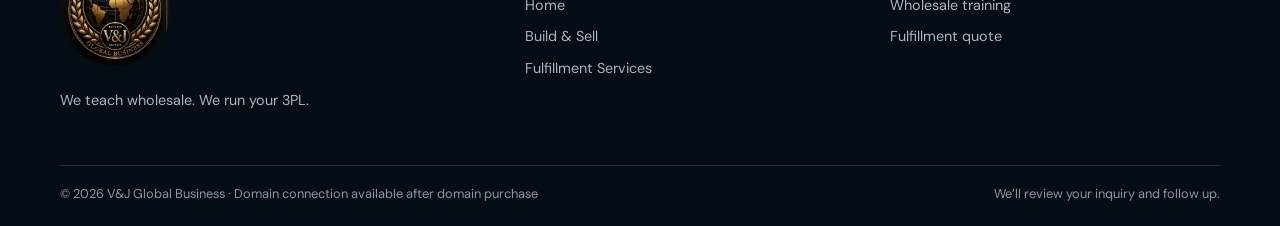
<file: contact.html>
<!doctype html><html lang="en"><head><meta charset="utf-8"><meta name="viewport" content="width=device-width,initial-scale=1"><meta name="description" content="Contact V&J Global Business about wholesale training or a fulfillment quote."><title>Contact | V&J Global Business</title><link rel="icon" href="/favicon.svg" type="image/svg+xml"><link rel="stylesheet" href="/styles.css"><script defer src="/app.js"></script></head><body><header class="site-header"><div class="container nav"><a class="brand" href="/"><img src="/vj-global-business-logo.jpeg" alt="V&J Global Business"></a><button class="menu-toggle" aria-label="Open navigation" aria-expanded="false">☰</button><nav class="nav-links"><a href="/">Home</a><a href="/build-sell.html">Build & Sell</a><a href="/fulfillment.html">Fulfillment</a><a href="/about.html">About</a><a class="active" href="/contact.html">Contact</a><a class="btn btn-gold nav-cta" href="#fulfillment-form">Request a Quote ↗</a></nav></div></header><main><section class="page-hero"><div class="container"><div class="eyebrow">Contact V&J Global Business</div><h1>Tell us what you <span style="color:var(--gold)">need next.</span></h1><p>Choose the right inquiry below. We’ll review the information and follow up with the relevant program or fulfillment details.</p></div></section><section class="section"><div class="container"><div class="contact-cards"><article class="contact-card"><div class="eyebrow">Email</div><h3>Business inquiries</h3><p><a href="mailto:vjglobalbusiness@gmail.com">vjglobalbusiness@gmail.com</a></p></article><article class="contact-card"><div class="eyebrow">Call or WhatsApp</div><h3>Talk to our team</h3><p><a href="tel:+17862041326">+1 786 204 1326</a></p><p style="margin-top:12px"><a class="btn btn-gold" href="https://wa.me/17862041326" target="_blank" rel="noopener">Message us on WhatsApp ↗</a></p></article></div><div class="contact-cards"><article class="contact-card"><div class="eyebrow">Website creation</div><h3>Get a website quote</h3><p>Website creation, domain setup, and platform maintenance options: <strong>$285 + $70</strong>, subject to scope confirmation.</p><p style="margin-top:12px"><a href="https://wa.me/17862041326?text=Hi%20V%26J%20Global%20Business%2C%20I%27d%20like%20a%20website%20creation%20quote." target="_blank" rel="noopener">Request a quote by WhatsApp →</a></p></article><article class="contact-card"><div class="eyebrow">PayPal Business</div><h3>Payment account</h3><p><strong>@vjglobalbusiness</strong></p><p class="small-print" style="margin-top:8px">Confirm payment details directly with our team before sending a payment.</p></article></div><div class="contact-cards"><article class="contact-card"><div class="eyebrow">Path 01</div><h3>Build & Sell inquiry</h3><p>For wholesale education, the seven-day class, and e-commerce learning support.</p><p style="margin-top:16px"><a href="#training-form">Go to training form ↓</a></p></article><article class="contact-card"><div class="eyebrow">Path 02</div><h3>Fulfillment quote request</h3><p>For sellers who need inventory receiving, inspection, labeling, bundling, packing, or shipment preparation.</p><p style="margin-top:16px"><a href="#fulfillment-form">Go to quote form ↓</a></p></article></div><div class="form-wrap" id="training-form"><aside class="form-intro"><div class="eyebrow">Path 01</div><h2 style="font-size:2rem">Build & Sell</h2><p>Share your experience level, marketplace, and the topics you want to learn. The team will confirm class availability, schedule, and tuition.</p><div class="promise-rule"></div><p><strong>What happens next?</strong><br>We review your inquiry and follow up with the program details that are currently available.</p></aside><form class="form-card" data-inquiry-form><h3>Wholesale Training Inquiry</h3><p>Fields marked * are required.</p><input type="hidden" name="formType" value="training"><label class="hp">Leave this field empty<input name="website" tabindex="-1" autocomplete="off"></label><div class="form-grid"><div class="field"><label for="t-name">Full name *</label><input id="t-name" name="name" required autocomplete="name"></div><div class="field"><label for="t-email">Email *</label><input id="t-email" type="email" name="email" required autocomplete="email"></div><div class="field"><label for="t-phone">Phone / WhatsApp *</label><input id="t-phone" name="phone" required autocomplete="tel"></div><div class="field"><label for="t-market">Marketplace of interest *</label><select id="t-market" name="marketplace" required><option value="">Select one</option><option>Amazon</option><option>Walmart</option><option>Both Amazon and Walmart</option><option>Not sure yet</option></select></div><div class="field"><label for="t-level">Experience level *</label><select id="t-level" name="experience" required><option value="">Select one</option><option>Beginner</option><option>Some experience</option><option>Currently selling</option></select></div><div class="field"><label for="t-stage">Current stage</label><select id="t-stage" name="stage"><option value="">Select one</option><option>Just researching</option><option>Preparing a business</option><option>Setting up a seller account</option><option>Researching products and suppliers</option><option>Already selling</option></select></div><div class="field full"><label for="t-topics">Topics of interest *</label><textarea id="t-topics" name="topics" required placeholder="e.g. wholesale basics, product research, supplier vetting, profit planning"></textarea></div><div class="field full"><label for="t-cohort">Preferred cohort or timing</label><input id="t-cohort" name="preferredCohort" placeholder="Tell us when you would prefer to start"></div></div><button class="btn btn-gold" type="submit" style="margin-top:20px">Send Training Inquiry →</button><div class="form-status" role="status" aria-live="polite"></div><p class="small-print" style="margin-top:12px">Training is educational. Marketplace approvals and business results are not guaranteed.</p></form></div>
<div class="form-wrap" id="fulfillment-form" style="margin-top:45px"><aside class="form-intro"><div class="eyebrow">Path 02</div><h2 style="font-size:2rem">Fulfillment Only</h2><p>Tell us what you sell, the approximate quantity, and the prep services you need. Pricing and service availability are confirmed after review.</p><div class="promise-rule"></div><p><strong>No unconfirmed pricing.</strong><br>We’ll follow up after reviewing the scope of your request.</p></aside><form class="form-card" data-inquiry-form><h3>Fulfillment Quote Request</h3><p>Fields marked * are required.</p><input type="hidden" name="formType" value="fulfillment"><label class="hp">Leave this field empty<input name="website" tabindex="-1" autocomplete="off"></label><div class="form-grid"><div class="field"><label for="f-name">Contact name *</label><input id="f-name" name="name" required autocomplete="name"></div><div class="field"><label for="f-business">Business name *</label><input id="f-business" name="business" required autocomplete="organization"></div><div class="field"><label for="f-email">Email *</label><input id="f-email" type="email" name="email" required autocomplete="email"></div><div class="field"><label for="f-phone">Phone *</label><input id="f-phone" name="phone" required autocomplete="tel"></div><div class="field"><label for="f-market">Marketplace *</label><select id="f-market" name="marketplace" required><option value="">Select one</option><option>Amazon</option><option>Walmart</option><option>Both Amazon and Walmart</option><option>Other</option></select></div><div class="field"><label for="f-products">Product types *</label><input id="f-products" name="products" required placeholder="e.g. home goods, apparel"></div><div class="field"><label for="f-quantity">Estimated units or cases *</label><input id="f-quantity" name="estimatedQuantity" required placeholder="Approximate quantity"></div><div class="field"><label for="f-date">Target start date</label><input id="f-date" type="date" name="targetStartDate"></div><div class="field full"><label>Prep services needed *</label><div style="display:grid;grid-template-columns:1fr 1fr;gap:10px"><label><input type="checkbox" name="prepServices" value="Receiving" style="width:auto"> Receiving</label><label><input type="checkbox" name="prepServices" value="Inspection and counting" style="width:auto"> Inspection / counting</label><label><input type="checkbox" name="prepServices" value="Labeling" style="width:auto"> Labeling</label><label><input type="checkbox" name="prepServices" value="Bundling and kitting" style="width:auto"> Bundling / kitting</label><label><input type="checkbox" name="prepServices" value="Packaging" style="width:auto"> Packaging</label><label><input type="checkbox" name="prepServices" value="Shipment preparation" style="width:auto"> Shipment preparation</label></div><input type="hidden" name="prepServicesNote" value=""></div><div class="field full"><label for="f-notes">Additional notes</label><textarea id="f-notes" name="notes" placeholder="Special handling, shipment type, or other requirements"></textarea></div></div><button class="btn btn-gold" type="submit" style="margin-top:20px">Request a Quote →</button><div class="form-status" role="status" aria-live="polite"></div><p class="small-print" style="margin-top:12px">Rates, minimums, accepted shipment types, service area, and turnaround times are subject to confirmation.</p></form></div></div></section></main><footer class="site-footer"><div class="container"><div class="footer-grid"><div><img class="footer-logo" src="/vj-global-business-logo.jpeg" alt="V&J Global Business"><p>We teach wholesale. We run your 3PL.</p></div><div><h3>Explore</h3><a href="/">Home</a><a href="/build-sell.html">Build & Sell</a><a href="/fulfillment.html">Fulfillment Services</a></div><div><h3>Inquiry forms</h3><a href="#training-form">Wholesale training</a><a href="#fulfillment-form">Fulfillment quote</a></div></div><div class="footer-bottom"><span>© <span data-year>2026</span> V&J Global Business · Domain connection available after domain purchase</span><span>We’ll review your inquiry and follow up.</span></div></div></footer><script>document.querySelectorAll('[data-inquiry-form]').forEach(form=>form.addEventListener('submit',()=>{const checks=[...form.querySelectorAll('input[name="prepServices"]:checked')].map(x=>x.value);const hidden=form.querySelector('input[name="prepServicesNote"]');if(hidden)hidden.value=checks.join(', ')}));</script></body></html>
</file>
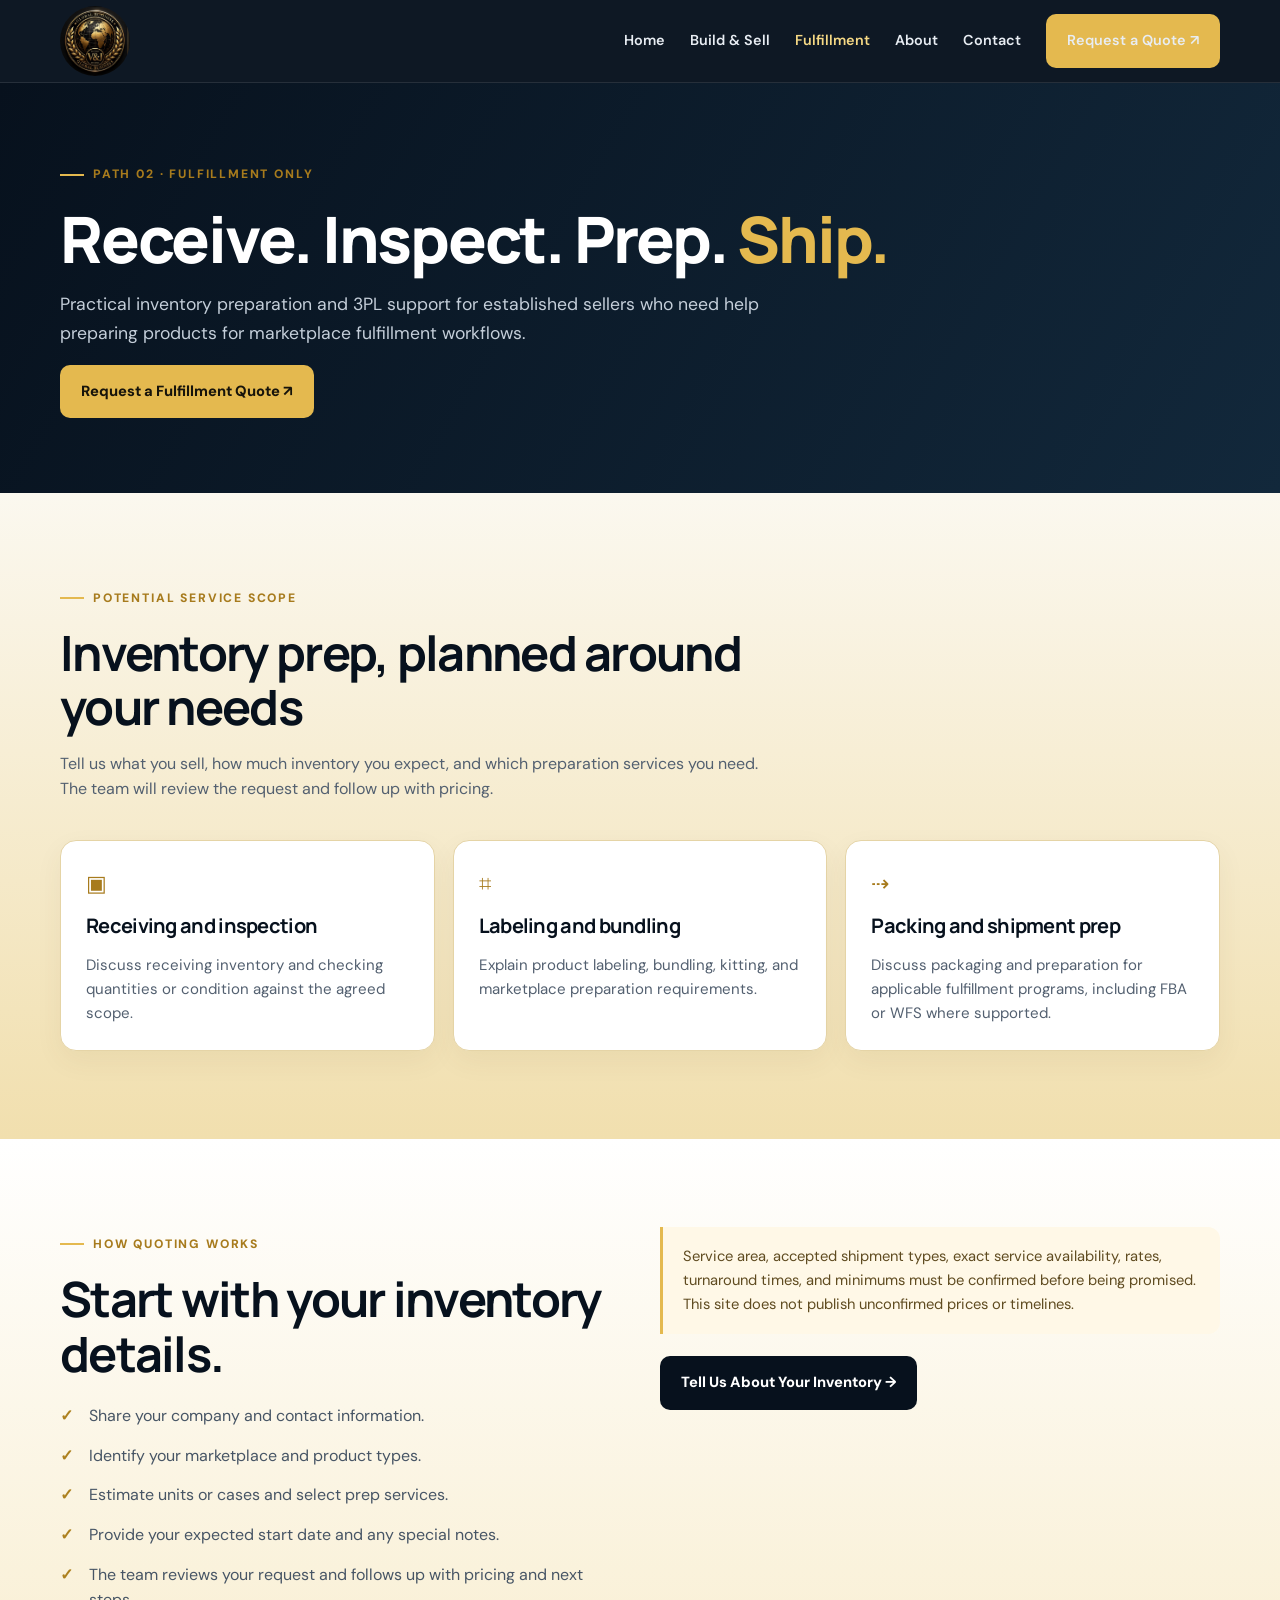
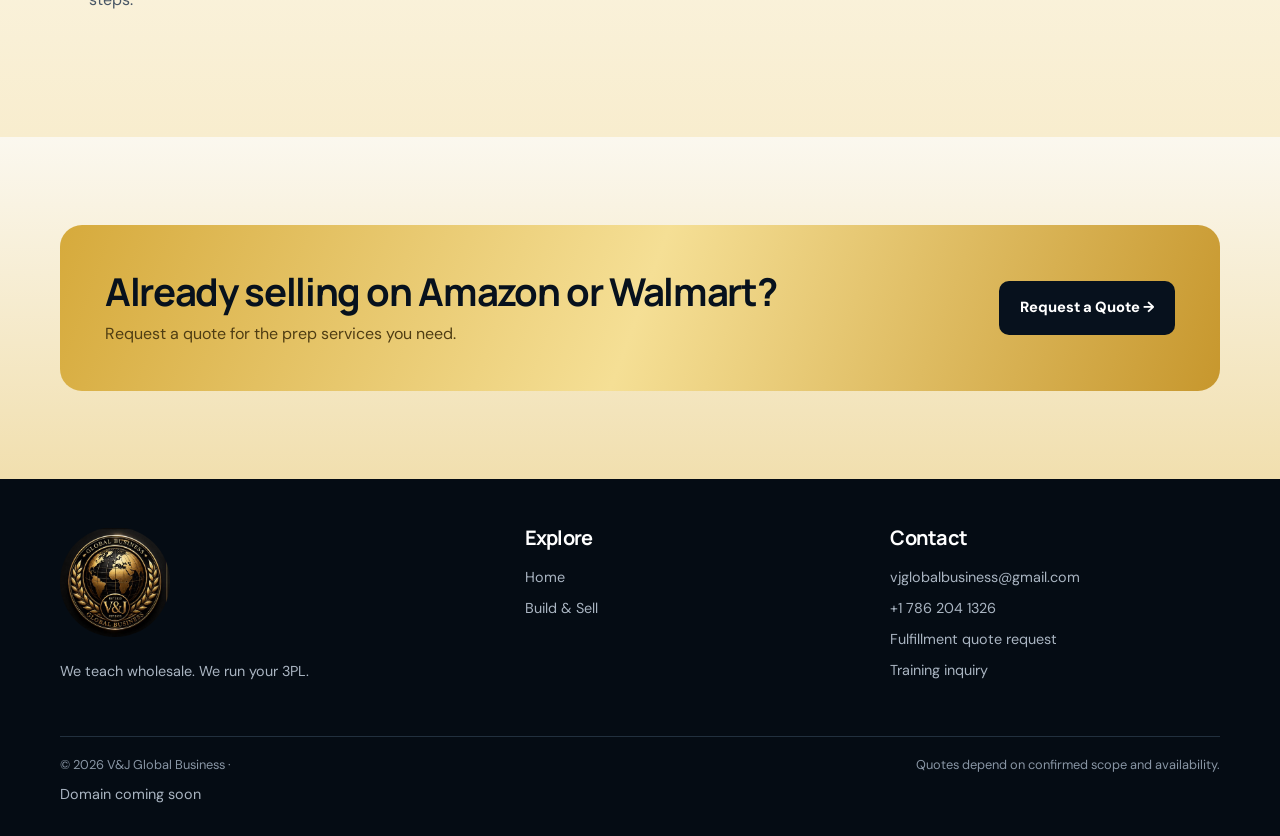
<file: fulfillment.html>
<!doctype html><html lang="en"><head><meta charset="utf-8"><meta name="viewport" content="width=device-width,initial-scale=1"><meta name="description" content="Request inventory preparation and 3PL fulfillment support from V&J Global Business."><title>Fulfillment Services | V&J Global Business</title><link rel="icon" href="/favicon.svg" type="image/svg+xml"><link rel="stylesheet" href="/styles.css"><script defer src="/app.js"></script></head><body><header class="site-header"><div class="container nav"><a class="brand" href="/"><img src="/vj-global-business-logo.jpeg" alt="V&J Global Business"></a><button class="menu-toggle" aria-label="Open navigation" aria-expanded="false">☰</button><nav class="nav-links"><a href="/">Home</a><a href="/build-sell.html">Build & Sell</a><a class="active" href="/fulfillment.html">Fulfillment</a><a href="/about.html">About</a><a href="/contact.html">Contact</a><a class="btn btn-gold nav-cta" href="/contact.html#fulfillment-form">Request a Quote ↗</a></nav></div></header><main><section class="page-hero"><div class="container"><div class="eyebrow">Path 02 · Fulfillment only</div><h1>Receive. Inspect. Prep. <span style="color:var(--gold)">Ship.</span></h1><p>Practical inventory preparation and 3PL support for established sellers who need help preparing products for marketplace fulfillment workflows.</p><div class="btn-row"><a class="btn btn-gold" href="/contact.html#fulfillment-form">Request a Fulfillment Quote ↗</a></div></div></section><section class="section"><div class="container"><div class="section-heading"><div class="eyebrow">Potential service scope</div><h2>Inventory prep, planned around your needs</h2><p>Tell us what you sell, how much inventory you expect, and which preparation services you need. The team will review the request and follow up with pricing.</p></div><div class="features"><article class="feature"><div class="mini-icon">▣</div><h3>Receiving and inspection</h3><p>Discuss receiving inventory and checking quantities or condition against the agreed scope.</p></article><article class="feature"><div class="mini-icon">⌗</div><h3>Labeling and bundling</h3><p>Explain product labeling, bundling, kitting, and marketplace preparation requirements.</p></article><article class="feature"><div class="mini-icon">⇢</div><h3>Packing and shipment prep</h3><p>Discuss packaging and preparation for applicable fulfillment programs, including FBA or WFS where supported.</p></article></div></div></section><section class="section section-white"><div class="container content-grid"><div><div class="eyebrow">How quoting works</div><h2>Start with your inventory details.</h2><ul class="list-check"><li>Share your company and contact information.</li><li>Identify your marketplace and product types.</li><li>Estimate units or cases and select prep services.</li><li>Provide your expected start date and any special notes.</li><li>The team reviews your request and follows up with pricing and next steps.</li></ul></div><div><div class="notice">Service area, accepted shipment types, exact service availability, rates, turnaround times, and minimums must be confirmed before being promised. This site does not publish unconfirmed prices or timelines.</div><div style="margin-top:22px"><a class="btn btn-dark" href="/contact.html#fulfillment-form">Tell Us About Your Inventory →</a></div></div></div></section><section class="section"><div class="container"><div class="cta-band"><div><h2>Already selling on Amazon or Walmart?</h2><p>Request a quote for the prep services you need.</p></div><a class="btn btn-dark" href="/contact.html#fulfillment-form">Request a Quote →</a></div></div></section></main><footer class="site-footer"><div class="container"><div class="footer-grid"><div><img class="footer-logo" src="/vj-global-business-logo.jpeg" alt="V&J Global Business"><p>We teach wholesale. We run your 3PL.</p></div><div><h3>Explore</h3><a href="/">Home</a><a href="/build-sell.html">Build & Sell</a></div><div><h3>Contact</h3><a href="mailto:vjglobalbusiness@gmail.com">vjglobalbusiness@gmail.com</a><a href="tel:+17862041326">+1 786 204 1326</a><a href="/contact.html#fulfillment-form">Fulfillment quote request</a><a href="/contact.html#training-form">Training inquiry</a></div></div><div class="footer-bottom"><span>© <span data-year>2026</span> V&J Global Business · <a href="https://Domain coming soon">Domain coming soon</a></span><span>Quotes depend on confirmed scope and availability.</span></div></div></footer></body></html>
</file>
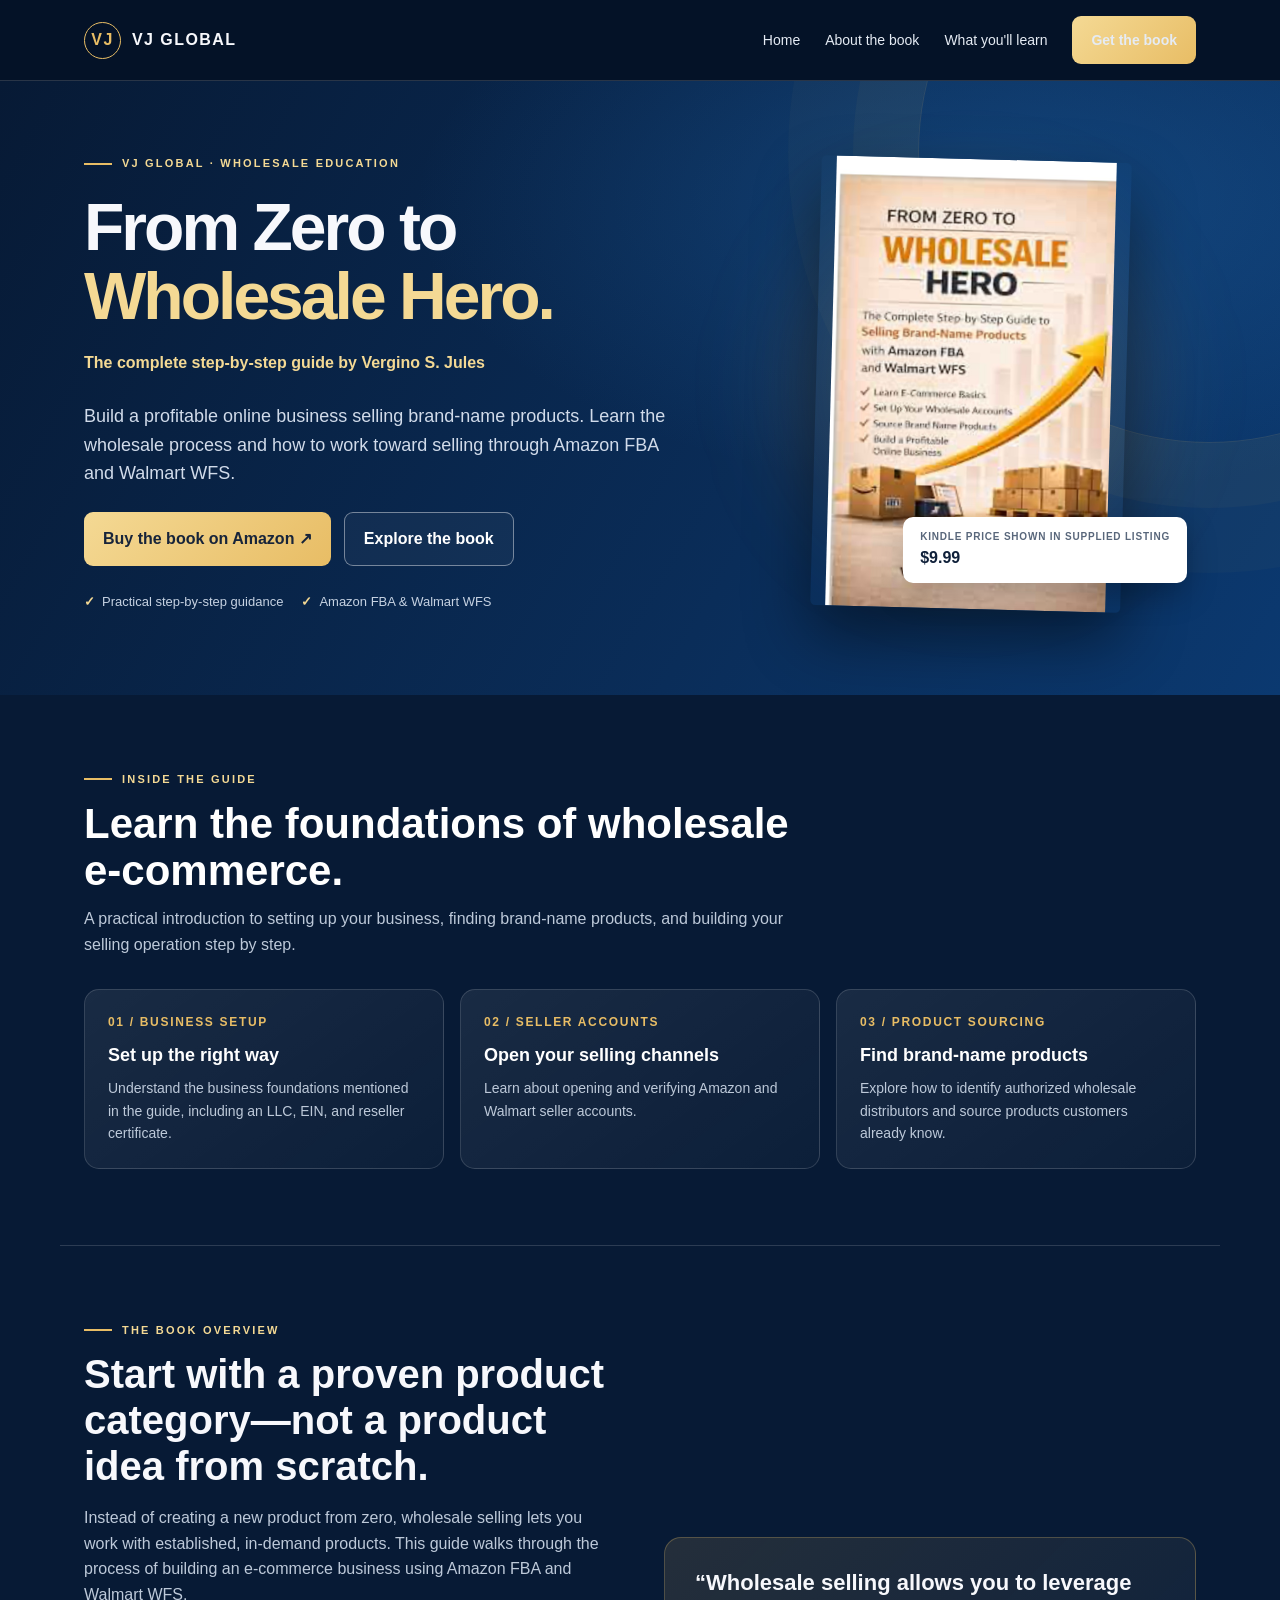
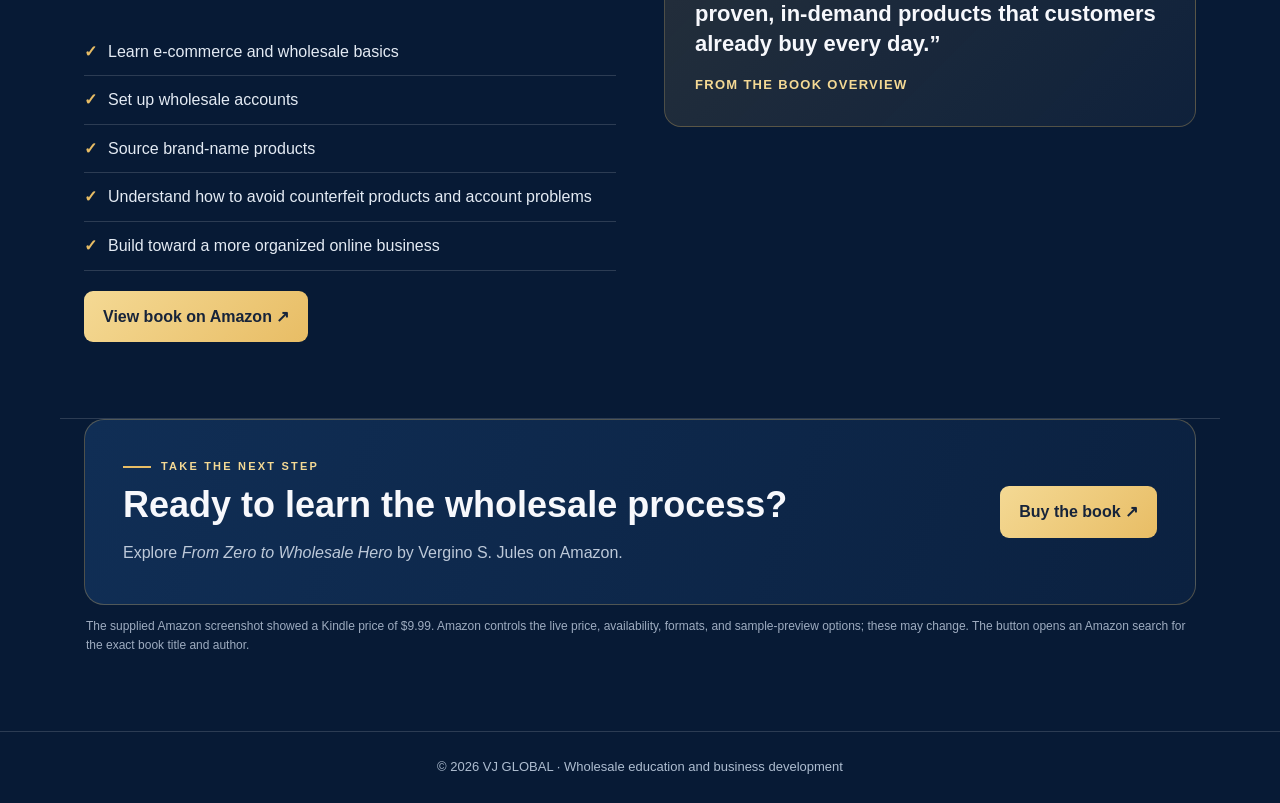
<file: vj-book.html>
<!doctype html>
<html lang="en">
<head>
  <meta charset="utf-8">
  <meta name="viewport" content="width=device-width, initial-scale=1">
  <meta name="theme-color" content="#071a35">
  <meta name="description" content="From Zero to Wholesale Hero by Vergino S. Jules — a step-by-step guide to selling brand-name products with Amazon FBA and Walmart WFS.">
  <title>From Zero to Wholesale Hero | VJ GLOBAL</title>
  <style>
    :root{--navy:#071a35;--navy2:#0b2b55;--gold:#e8bd65;--gold2:#f4d994;--ink:#f7f8fc;--muted:#bdc9d9;--line:rgba(255,255,255,.15)}
    *{box-sizing:border-box}
    html{scroll-behavior:smooth}
    body{margin:0;background:var(--navy);color:var(--ink);font-family:Inter,Arial,Helvetica,sans-serif;line-height:1.6}
    a{color:inherit}
    .site-header{position:sticky;top:0;z-index:5;background:rgba(5,19,39,.94);backdrop-filter:blur(14px);border-bottom:1px solid var(--line)}
    .nav{max-width:1160px;margin:auto;padding:16px 24px;display:flex;align-items:center;justify-content:space-between;gap:20px}
    .brand{display:flex;align-items:center;gap:11px;text-decoration:none;font-weight:800;letter-spacing:.09em}
    .brand-mark{width:37px;height:37px;border:1.5px solid var(--gold);border-radius:50%;display:grid;place-items:center;color:var(--gold);font-weight:800}
    .nav-links{display:flex;align-items:center;gap:25px}
    .nav-links a{text-decoration:none;color:#e5ebf4;font-size:14px}
    .nav-links a:hover{color:var(--gold2)}
    .nav-cta,.button{display:inline-flex;align-items:center;justify-content:center;border-radius:9px;padding:13px 19px;text-decoration:none;font-weight:800;transition:.2s}
    .nav-cta,.button.primary{background:linear-gradient(135deg,var(--gold2),var(--gold));color:#17243a}
    .button.secondary{border:1px solid rgba(255,255,255,.42);color:white;background:rgba(255,255,255,.04)}
    .button:hover,.nav-cta:hover{transform:translateY(-2px);filter:brightness(1.06)}
    .hero{position:relative;overflow:hidden;background:radial-gradient(ellipse at 80% 20%,rgba(30,95,160,.45),transparent 42%),linear-gradient(120deg,#071a35 0%,#0a2d59 62%,#0b3970 100%)}
    .hero:after{content:"";position:absolute;width:580px;height:580px;border:1px solid rgba(232,189,101,.14);border-radius:50%;right:-220px;top:-220px;box-shadow:0 0 0 65px rgba(232,189,101,.035),0 0 0 130px rgba(232,189,101,.025);pointer-events:none}
    .hero-inner{position:relative;z-index:1;max-width:1160px;margin:auto;padding:74px 24px 82px;display:grid;grid-template-columns:minmax(0,1.05fr) minmax(300px,.8fr);gap:70px;align-items:center}
    .eyebrow{color:var(--gold2);font-size:11px;font-weight:900;letter-spacing:.2em;text-transform:uppercase;display:flex;align-items:center;gap:10px}
    .eyebrow:before{content:"";width:28px;height:2px;background:var(--gold)}
    h1{font-size:clamp(38px,5.4vw,66px);line-height:1.04;letter-spacing:-.045em;margin:20px 0 20px;max-width:680px}
    h1 span{color:var(--gold2)}
    .hero-copy{font-size:18px;color:#d1dbea;max-width:650px;margin:0 0 24px}
    .author-line{color:var(--gold2);font-weight:800;margin:0 0 26px}
    .actions{display:flex;gap:13px;flex-wrap:wrap}
    .trust{display:flex;gap:18px;flex-wrap:wrap;margin-top:26px;color:#c6d2e2;font-size:13px}
    .trust span:before{content:"✓";color:var(--gold2);font-weight:900;margin-right:7px}
    .book-stage{display:flex;justify-content:center;align-items:center;min-height:430px;position:relative}
    .book-glow{position:absolute;width:340px;height:340px;border-radius:50%;background:rgba(232,189,101,.15);filter:blur(55px)}
    .book-cover{position:relative;width:min(100%,310px);max-height:450px;object-fit:contain;border-radius:5px;box-shadow:0 28px 65px rgba(0,0,0,.48);transform:rotate(1.5deg)}
    .price-chip{position:absolute;bottom:26px;right:2%;background:#fff;color:#10213a;padding:12px 17px;border-radius:10px;box-shadow:0 12px 30px rgba(0,0,0,.25);font-weight:900}
    .price-chip small{display:block;font-size:10px;color:#59677b;font-weight:700;letter-spacing:.08em;text-transform:uppercase}
    .section{max-width:1160px;margin:auto;padding:76px 24px}
    .section-head{max-width:720px;margin-bottom:32px}
    .section-head h2{font-size:clamp(28px,3.6vw,42px);line-height:1.12;margin:12px 0;color:white}
    .section-head p{color:var(--muted);margin:0}
    .feature-grid{display:grid;grid-template-columns:repeat(3,1fr);gap:16px}
    .feature{background:linear-gradient(145deg,rgba(255,255,255,.075),rgba(255,255,255,.025));border:1px solid var(--line);border-radius:15px;padding:23px}
    .feature .num{color:var(--gold);font-size:12px;font-weight:900;letter-spacing:.14em}
    .feature h3{margin:8px 0;color:#fff;font-size:18px}
    .feature p{margin:0;color:var(--muted);font-size:14px}
    .about-book{display:grid;grid-template-columns:1fr 1fr;gap:48px;align-items:center;border-top:1px solid var(--line);border-bottom:1px solid var(--line)}
    .about-book h2{font-size:clamp(28px,3.5vw,40px);line-height:1.15;margin:12px 0}
    .about-book p{color:var(--muted)}
    .learn-list{list-style:none;padding:0;margin:20px 0}
    .learn-list li{padding:11px 0;border-bottom:1px solid var(--line);color:#e4ebf4}
    .learn-list li:before{content:"✓";color:var(--gold);font-weight:900;margin-right:11px}
    .quote-card{padding:30px;border-radius:17px;background:linear-gradient(135deg,rgba(232,189,101,.13),rgba(255,255,255,.035));border:1px solid rgba(232,189,101,.28)}
    .quote-card blockquote{font-size:22px;line-height:1.4;margin:0 0 15px;font-weight:700}
    .quote-card p{font-size:13px;margin:0;color:var(--gold2);font-weight:800;letter-spacing:.1em;text-transform:uppercase}
    .buy-panel{max-width:1160px;margin:0 auto 76px;padding:0 24px}
    .buy-inner{border-radius:20px;padding:38px;background:linear-gradient(110deg,#102e55,#0b2140);border:1px solid rgba(232,189,101,.3);display:flex;justify-content:space-between;align-items:center;gap:25px}
    .buy-inner h2{font-size:clamp(25px,3vw,36px);margin:0 0 7px}
    .buy-inner p{margin:0;color:var(--muted)}
    .fineprint{font-size:12px;color:#9eacc0;margin:12px 2px 0}
    footer{border-top:1px solid var(--line);padding:25px 24px;color:#aebdd0;text-align:center;font-size:13px}
    @media(max-width:800px){.nav{padding:13px 17px}.nav-links{gap:13px}.nav-links a:not(.nav-cta){display:none}.hero-inner{grid-template-columns:1fr;gap:28px;padding:54px 22px 58px}.book-stage{min-height:340px}.book-cover{width:235px;max-height:340px}.price-chip{right:8%;bottom:12px}.feature-grid{grid-template-columns:1fr}.about-book{grid-template-columns:1fr;gap:20px}.section{padding:55px 22px}.buy-inner{padding:26px;align-items:flex-start;flex-direction:column}}
    @media(max-width:420px){h1{font-size:39px}.actions .button{width:100%}.trust{gap:10px;flex-direction:column}.book-stage{min-height:310px}}
  </style>
</head>
<body>
<header class="site-header">
  <nav class="nav" aria-label="Main navigation">
    <a class="brand" href="/"><span class="brand-mark">VJ</span><span>VJ GLOBAL</span></a>
    <div class="nav-links">
      <a href="/">Home</a>
      <a href="#about">About the book</a>
      <a href="#learn">What you'll learn</a>
      <a class="nav-cta" href="#buy">Get the book</a>
    </div>
  </nav>
</header>

<main>
  <section class="hero">
    <div class="hero-inner">
      <div>
        <div class="eyebrow">VJ GLOBAL · Wholesale education</div>
        <h1>From Zero to <span>Wholesale Hero.</span></h1>
        <p class="author-line">The complete step-by-step guide by Vergino S. Jules</p>
        <p class="hero-copy">Build a profitable online business selling brand-name products. Learn the wholesale process and how to work toward selling through Amazon FBA and Walmart WFS.</p>
        <div class="actions">
          <a class="button primary" href="https://www.amazon.com/s?k=From+Zero+to+Wholesale+Hero+Vergino+Jules" target="_blank" rel="noopener">Buy the book on Amazon ↗</a>
          <a class="button secondary" href="#learn">Explore the book</a>
        </div>
        <div class="trust"><span>Practical step-by-step guidance</span><span>Amazon FBA & Walmart WFS</span></div>
      </div>
      <div class="book-stage">
        <div class="book-glow"></div>
        <img class="book-cover" src="wholesale-hero-book-cover.jpg" alt="From Zero to Wholesale Hero by Vergino S. Jules book cover">
        <div class="price-chip"><small>Kindle price shown in supplied listing</small>$9.99</div>
      </div>
    </div>
  </section>

  <section class="section" id="learn">
    <div class="section-head">
      <div class="eyebrow">Inside the guide</div>
      <h2>Learn the foundations of wholesale e-commerce.</h2>
      <p>A practical introduction to setting up your business, finding brand-name products, and building your selling operation step by step.</p>
    </div>
    <div class="feature-grid">
      <article class="feature"><div class="num">01 / BUSINESS SETUP</div><h3>Set up the right way</h3><p>Understand the business foundations mentioned in the guide, including an LLC, EIN, and reseller certificate.</p></article>
      <article class="feature"><div class="num">02 / SELLER ACCOUNTS</div><h3>Open your selling channels</h3><p>Learn about opening and verifying Amazon and Walmart seller accounts.</p></article>
      <article class="feature"><div class="num">03 / PRODUCT SOURCING</div><h3>Find brand-name products</h3><p>Explore how to identify authorized wholesale distributors and source products customers already know.</p></article>
    </div>
  </section>

  <section class="section about-book" id="about">
    <div>
      <div class="eyebrow">The book overview</div>
      <h2>Start with a proven product category—not a product idea from scratch.</h2>
      <p>Instead of creating a new product from zero, wholesale selling lets you work with established, in-demand products. This guide walks through the process of building an e-commerce business using Amazon FBA and Walmart WFS.</p>
      <ul class="learn-list">
        <li>Learn e-commerce and wholesale basics</li>
        <li>Set up wholesale accounts</li>
        <li>Source brand-name products</li>
        <li>Understand how to avoid counterfeit products and account problems</li>
        <li>Build toward a more organized online business</li>
      </ul>
      <a class="button primary" href="https://www.amazon.com/s?k=From+Zero+to+Wholesale+Hero+Vergino+Jules" target="_blank" rel="noopener">View book on Amazon ↗</a>
    </div>
    <aside class="quote-card">
      <blockquote>“Wholesale selling allows you to leverage proven, in-demand products that customers already buy every day.”</blockquote>
      <p>From the book overview</p>
    </aside>
  </section>

  <section class="buy-panel" id="buy">
    <div class="buy-inner">
      <div>
        <div class="eyebrow">Take the next step</div>
        <h2>Ready to learn the wholesale process?</h2>
        <p>Explore <em>From Zero to Wholesale Hero</em> by Vergino S. Jules on Amazon.</p>
      </div>
      <a class="button primary" href="https://www.amazon.com/s?k=From+Zero+to+Wholesale+Hero+Vergino+Jules" target="_blank" rel="noopener">Buy the book ↗</a>
    </div>
    <p class="fineprint">The supplied Amazon screenshot showed a Kindle price of $9.99. Amazon controls the live price, availability, formats, and sample-preview options; these may change. The button opens an Amazon search for the exact book title and author.</p>
  </section>
</main>

<footer>© <span id="year">2026</span> VJ GLOBAL · Wholesale education and business development</footer>
</body>
</html>
</file>
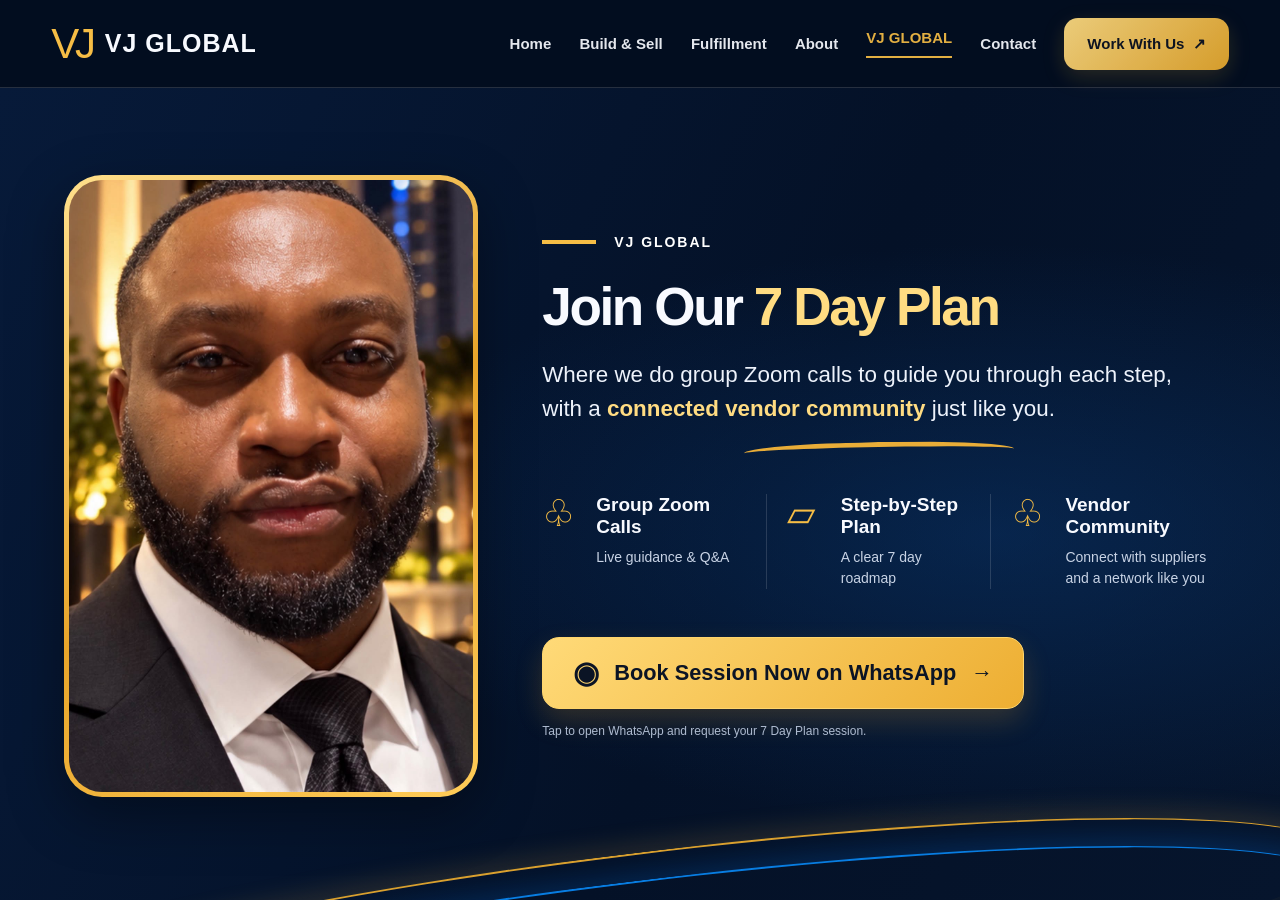
<file: vj-global.html>
<!doctype html>
<html lang="en">
<head>
  <meta charset="utf-8">
  <meta name="viewport" content="width=device-width, initial-scale=1">
  <meta name="theme-color" content="#06142c">
  <meta name="description" content="VJ GLOBAL — Join our 7 Day Plan with group Zoom calls and a connected vendor community.">
  <title>VJ GLOBAL | Join Our 7 Day Plan</title>
  <style>
    :root{--navy:#06142c;--navy2:#09234a;--gold:#f6bd45;--gold2:#ffdc82;--white:#f8faff;--muted:#c8d3e5;--line:rgba(255,255,255,.14)}
    *{box-sizing:border-box}html{scroll-behavior:smooth}body{margin:0;background:var(--navy);color:var(--white);font-family:Inter,Arial,Helvetica,sans-serif}
    a{color:inherit;text-decoration:none}.site-header{height:88px;border-bottom:1px solid var(--line);display:flex;align-items:center;background:rgba(3,13,30,.94);position:relative;z-index:5}.nav{width:min(1440px,92%);margin:auto;display:flex;align-items:center;justify-content:space-between;gap:28px}.brand{display:flex;align-items:center;gap:13px;font-weight:800;letter-spacing:.04em;font-size:25px;white-space:nowrap}.brand-mark{font-size:42px;line-height:1;font-weight:400;color:var(--gold);letter-spacing:-.1em}.nav-links{display:flex;align-items:center;gap:clamp(14px,2.2vw,34px);font-size:15px;font-weight:600}.nav-links a{opacity:.92;transition:.2s}.nav-links a:hover,.nav-links .active{color:var(--gold)}.nav-links .active{border-bottom:2px solid var(--gold);padding:0 0 10px}.nav-cta{background:linear-gradient(135deg,var(--gold2),#e8a92d);color:#101522!important;padding:17px 23px;border-radius:14px;font-weight:800;box-shadow:0 7px 22px rgba(246,189,69,.18)}
    .hero{min-height:calc(100vh - 88px);display:flex;align-items:center;position:relative;overflow:hidden;background:radial-gradient(ellipse at 78% 55%,rgba(11,63,126,.42),transparent 46%),linear-gradient(115deg,#071a39 0%,#041127 58%,#06152d 100%);padding:58px 0 74px}.hero:before,.hero:after{content:"";position:absolute;pointer-events:none;left:-5%;right:-5%;height:170px;border-radius:50%;transform:rotate(-7deg)}.hero:before{bottom:-125px;border-top:2px solid #dca12d;box-shadow:0 -8px 26px rgba(255,193,73,.14)}.hero:after{bottom:-153px;border-top:2px solid #087de2;box-shadow:0 -8px 26px rgba(0,128,255,.18)}.hero-inner{width:min(1370px,90%);margin:auto;display:grid;grid-template-columns:minmax(300px,.83fr) minmax(0,1.35fr);align-items:center;gap:clamp(42px,5vw,78px);position:relative;z-index:1}.portrait-frame{padding:5px;border-radius:38px;background:linear-gradient(145deg,#ffe08c,#e8a52a 52%,#ffcc58);box-shadow:0 18px 55px rgba(0,0,0,.38);max-width:480px;width:100%;justify-self:center}.portrait-frame img{display:block;width:100%;height:620px;max-height:68vh;object-fit:cover;object-position:center 30%;border-radius:33px}.copy{max-width:800px}.eyebrow{display:flex;align-items:center;gap:18px;text-transform:uppercase;letter-spacing:.14em;font-size:14px;font-weight:800;color:#fff;margin-bottom:28px}.eyebrow:before{content:"";width:54px;height:4px;background:var(--gold);display:block}.copy h1{font-size:clamp(38px,4.15vw,64px);line-height:1.08;letter-spacing:-.045em;margin:0 0 22px;font-weight:850}.copy h1 span{color:var(--gold2);white-space:nowrap}.lead{font-size:clamp(18px,1.75vw,25px);line-height:1.55;color:#edf2fb;margin:0;max-width:790px}.lead strong{color:var(--gold2)}.gold-swoosh{width:270px;height:18px;border-top:5px solid #e9ad38;border-radius:50%;transform:rotate(-1deg);margin:15px auto 34px}.benefits{display:grid;grid-template-columns:repeat(3,1fr);margin:0 0 48px}.benefit{display:flex;gap:16px;align-items:flex-start;padding:0 20px;border-right:1px solid var(--line)}.benefit:first-child{padding-left:0}.benefit:last-child{border:0;padding-right:0}.benefit-icon{color:var(--gold);font-size:37px;line-height:1.1;min-width:38px}.benefit h2{font-size:19px;line-height:1.18;margin:0 0 8px;font-weight:800}.benefit p{font-size:14px;line-height:1.5;color:var(--muted);margin:0}.whatsapp-btn{display:inline-flex;align-items:center;justify-content:center;gap:15px;background:linear-gradient(135deg,#ffda78,#edae32);color:#0b1425;border:1px solid #ffd56c;border-radius:17px;padding:20px 30px;font-size:clamp(17px,1.7vw,25px);font-weight:850;box-shadow:0 12px 28px rgba(224,157,36,.2);transition:transform .2s,box-shadow .2s}.whatsapp-btn:hover{transform:translateY(-2px);box-shadow:0 16px 34px rgba(224,157,36,.3)}.wa-icon{font-size:30px;line-height:1}.small-note{font-size:12px;color:#aebbd0;margin:15px 0 0}.mobile-menu{display:none}
    @media(max-width:900px){.site-header{height:auto;min-height:76px;padding:14px 0}.nav{flex-wrap:wrap}.brand{font-size:21px}.brand-mark{font-size:35px}.nav-links{width:100%;justify-content:center;flex-wrap:wrap;gap:13px 20px;font-size:13px}.nav-links .active{padding-bottom:5px}.nav-cta{padding:11px 15px}.hero{min-height:auto;padding:45px 0 80px}.hero-inner{grid-template-columns:minmax(220px,.75fr) minmax(0,1.25fr);gap:30px}.portrait-frame img{height:480px}.benefits{gap:12px;margin-bottom:30px}.benefit{padding:0 10px;gap:9px}.benefit-icon{font-size:27px;min-width:28px}.benefit h2{font-size:15px}.benefit p{font-size:12px}.lead{font-size:18px}}
    @media(max-width:640px){.nav{width:92%;gap:12px}.brand{font-size:19px}.nav-links{justify-content:flex-start;gap:12px 16px}.nav-links a{font-size:12px}.nav-links .active{padding-bottom:4px}.nav-cta{padding:9px 12px}.hero{padding:32px 0 72px}.hero-inner{width:90%;grid-template-columns:1fr;gap:30px}.portrait-frame{max-width:330px;width:82%}.portrait-frame img{height:390px;max-height:none}.copy{text-align:center}.eyebrow{justify-content:center;font-size:11px;margin-bottom:18px}.eyebrow:before{width:30px}.copy h1{font-size:clamp(34px,9vw,46px);margin-bottom:16px}.copy h1 span{white-space:normal}.lead{font-size:16px;line-height:1.55}.gold-swoosh{margin:12px auto 25px;width:180px}.benefits{grid-template-columns:1fr;gap:16px;text-align:left;margin:0 auto 28px;max-width:330px}.benefit,.benefit:first-child,.benefit:last-child{border:0;border-bottom:1px solid var(--line);padding:0 0 14px}.benefit:last-child{border:0;padding-bottom:0}.benefit-icon{font-size:30px;min-width:38px}.benefit h2{font-size:16px}.benefit p{font-size:13px}.whatsapp-btn{width:100%;max-width:360px;padding:17px 15px;font-size:17px;gap:10px;border-radius:13px}.wa-icon{font-size:25px}.small-note{font-size:11px}}
  </style>
</head>
<body>
  <header class="site-header">
    <div class="nav">
      <a class="brand" href="/" aria-label="VJ GLOBAL home"><span class="brand-mark">VJ</span><span>VJ GLOBAL</span></a>
      <nav class="nav-links" aria-label="Main navigation">
        <a href="/">Home</a>
        <a href="/build-sell.html">Build &amp; Sell</a>
        <a href="/fulfillment.html">Fulfillment</a>
        <a href="/about.html">About</a>
        <a class="active" href="/vj-global.html">VJ GLOBAL</a>
        <a href="/contact.html">Contact</a>
        <a class="nav-cta" href="https://wa.me/17862041326?text=Hi%20VJ%20GLOBAL%2C%20I%27d%20like%20to%20learn%20more%20about%20working%20with%20you." target="_blank" rel="noopener">Work With Us&nbsp; ↗</a>
      </nav>
    </div>
  </header>
  <main>
    <section class="hero">
      <div class="hero-inner">
        <div class="portrait-frame">
          <img src="/vj-global-founder.jpeg" alt="VJ GLOBAL founder portrait">
        </div>
        <div class="copy">
          <div class="eyebrow">VJ GLOBAL</div>
          <h1>Join Our <span>7 Day Plan</span></h1>
          <p class="lead">Where we do group Zoom calls to guide you through each step, with a <strong>connected vendor community</strong> just like you.</p>
          <div class="gold-swoosh" aria-hidden="true"></div>
          <div class="benefits">
            <div class="benefit"><div class="benefit-icon" aria-hidden="true">♧</div><div><h2>Group Zoom Calls</h2><p>Live guidance &amp; Q&amp;A</p></div></div>
            <div class="benefit"><div class="benefit-icon" aria-hidden="true">▱</div><div><h2>Step-by-Step Plan</h2><p>A clear 7 day roadmap</p></div></div>
            <div class="benefit"><div class="benefit-icon" aria-hidden="true">♧</div><div><h2>Vendor Community</h2><p>Connect with suppliers and a network like you</p></div></div>
          </div>
          <a class="whatsapp-btn" href="https://wa.me/17862041326?text=Hi%20VJ%20GLOBAL%2C%20I%27d%20like%20to%20book%20a%20session%20for%20the%207%20Day%20Plan." target="_blank" rel="noopener"><span class="wa-icon" aria-hidden="true">◉</span><span>Book Session Now on WhatsApp</span><span aria-hidden="true">→</span></a>
          <p class="small-note">Tap to open WhatsApp and request your 7 Day Plan session.</p>
        </div>
      </div>
    </section>
  </main>
</body>
</html>
</file>
<file: styles.css>
@import url('https://fonts.googleapis.com/css2?family=DM+Sans:wght@400;500;600;700&family=Manrope:wght@400;500;600;700;800&display=swap');
:root{--ink:#07111d;--ink2:#0c1a2a;--gold:#e4b94f;--gold2:#f6d985;--paper:#f7f7f4;--muted:#687382;--line:#e2e6e9;--white:#fff;--radius:20px;--shadow:0 18px 55px rgba(7,17,29,.12)}
*{box-sizing:border-box}html{scroll-behavior:smooth}body{margin:0;font-family:"DM Sans",Arial,sans-serif;color:var(--ink);background:var(--paper);line-height:1.6}h1,h2,h3{font-family:Manrope,Arial,sans-serif;line-height:1.12;letter-spacing:-.035em;margin:0 0 16px}h1{font-size:clamp(2.6rem,5.6vw,5.25rem);font-weight:800}h2{font-size:clamp(2rem,3.8vw,3.4rem)}h3{font-size:1.25rem}p{margin:0 0 18px;color:#536070}.container{width:min(1160px,calc(100% - 40px));margin:auto}.eyebrow{display:inline-flex;align-items:center;gap:9px;color:#a77b1d;text-transform:uppercase;font-size:.76rem;font-weight:800;letter-spacing:.15em;margin-bottom:18px}.eyebrow:before{content:"";width:24px;height:2px;background:var(--gold)}.site-header{position:sticky;top:0;z-index:20;background:rgba(7,17,29,.97);border-bottom:1px solid rgba(255,255,255,.1);backdrop-filter:blur(14px)}.nav{min-height:82px;display:flex;align-items:center;justify-content:space-between;gap:28px}.brand img{width:70px;height:70px;object-fit:contain;object-position:center;max-width:42vw;display:block;border-radius:50%}.nav-links{display:flex;align-items:center;gap:25px}.nav-links a{font-size:.9rem;color:#e8edf3;text-decoration:none;font-weight:600}.nav-links a:hover,.nav-links a.active{color:var(--gold2)}.menu-toggle{display:none;background:none;border:1px solid #526071;border-radius:10px;color:white;padding:9px 12px;font-size:1.1rem}.btn{display:inline-flex;align-items:center;justify-content:center;gap:10px;padding:14px 20px;border-radius:10px;text-decoration:none;font-weight:800;font-size:.92rem;border:1px solid transparent;cursor:pointer;transition:transform .2s,background .2s}.btn:hover{transform:translateY(-2px)}.btn-gold{background:var(--gold);color:#17140b}.btn-gold:hover{background:var(--gold2)}.btn-outline{border-color:rgba(228,185,79,.8);color:#fff;background:transparent}.btn-dark{background:var(--ink);color:#fff}.btn-row{display:flex;gap:12px;flex-wrap:wrap}.hero{position:relative;overflow:hidden;background:radial-gradient(ellipse at 78% 35%,#24364a 0%,transparent 45%),linear-gradient(115deg,#07111d,#0b1a2b 72%,#172536);color:white;padding:96px 0 82px}.hero:after{content:"";position:absolute;right:-100px;top:-120px;width:460px;height:460px;border:1px solid rgba(228,185,79,.22);border-radius:50%;box-shadow:0 0 0 55px rgba(228,185,79,.035),0 0 0 110px rgba(228,185,79,.025);pointer-events:none}.hero-grid{display:grid;grid-template-columns:1.12fr .88fr;align-items:center;gap:54px;position:relative;z-index:1}.hero h1{max-width:750px}.hero h1 span{color:var(--gold)}.hero p{font-size:1.12rem;max-width:620px;color:#c4ced9}.hero .eyebrow{color:var(--gold2)}.promise-card{border:1px solid rgba(228,185,79,.4);background:linear-gradient(140deg,rgba(255,255,255,.1),rgba(255,255,255,.035));border-radius:24px;padding:32px;box-shadow:0 30px 80px rgba(0,0,0,.18)}.promise-icon{width:56px;height:56px;display:grid;place-items:center;background:rgba(228,185,79,.13);border:1px solid rgba(228,185,79,.4);border-radius:16px;color:var(--gold);font-size:1.7rem;margin-bottom:22px}.promise-card h3{font-size:1.5rem;color:white}.promise-card p{font-size:.98rem}.promise-rule{height:1px;background:rgba(255,255,255,.15);margin:23px 0}.promise-line{display:flex;gap:10px;align-items:center;color:#edf1f5;font-size:.92rem;margin:10px 0}.check{color:var(--gold);font-weight:900}.section{padding:88px 0}.section-white{background:white}.section-dark{background:var(--ink);color:white}.section-dark p{color:#b9c4d0}.section-heading{max-width:700px;margin-bottom:38px}.section-heading.center{text-align:center;margin-left:auto;margin-right:auto}.section-heading.center .eyebrow{justify-content:center}.paths{display:grid;grid-template-columns:1fr 1fr;gap:22px}.path-card{position:relative;overflow:hidden;min-height:340px;border-radius:var(--radius);padding:34px;background:#fff;border:1px solid var(--line);box-shadow:0 8px 30px rgba(7,17,29,.04);display:flex;flex-direction:column;align-items:flex-start}.path-card.dark{background:linear-gradient(145deg,#101f30,#07111d);color:white;border-color:#1f3145}.path-card p{max-width:470px}.path-card.dark p{color:#c2ccd7}.card-icon{width:50px;height:50px;border-radius:14px;display:grid;place-items:center;background:#fff5d9;color:#8f6816;font-size:1.4rem;margin-bottom:25px}.dark .card-icon{background:rgba(228,185,79,.15);color:var(--gold)}.path-card .btn{margin-top:auto}.tag{display:inline-block;border-radius:999px;padding:6px 11px;background:#f5e9c9;color:#805b10;font-size:.72rem;font-weight:800;text-transform:uppercase;letter-spacing:.08em;margin-bottom:15px}.features{display:grid;grid-template-columns:repeat(3,1fr);gap:18px}.feature{padding:25px;border:1px solid var(--line);border-radius:16px;background:white}.feature .mini-icon{font-size:1.4rem;color:#a77b1d;margin-bottom:13px}.feature p{font-size:.94rem;margin-bottom:0}.steps{display:grid;grid-template-columns:repeat(4,1fr);gap:18px;counter-reset:step}.step{border-top:1px solid rgba(228,185,79,.5);padding-top:22px}.step:before{counter-increment:step;content:"0" counter(step);display:block;font-family:Manrope,sans-serif;font-weight:800;font-size:1.9rem;color:var(--gold);margin-bottom:12px}.step p{font-size:.9rem}.marketplace-row{display:flex;align-items:center;justify-content:center;gap:50px;flex-wrap:wrap;margin-top:35px;color:#536070;font-weight:800;font-size:1.25rem}.marketplace-row span{border-bottom:2px solid var(--gold);padding-bottom:7px}.page-hero{background:linear-gradient(120deg,#07111d,#12283b);color:white;padding:75px 0}.page-hero p{color:#c4ced9;max-width:730px;font-size:1.1rem}.page-hero h1{font-size:clamp(2.5rem,5vw,4.5rem)}.content-grid{display:grid;grid-template-columns:1fr 1fr;gap:40px;align-items:start}.list-check{list-style:none;margin:22px 0;padding:0}.list-check li{position:relative;padding:0 0 14px 29px;color:#475565}.list-check li:before{content:"✓";position:absolute;left:0;color:#ad811f;font-weight:900}.day-list{display:grid;grid-template-columns:1fr 1fr;gap:14px}.day{padding:21px;border:1px solid var(--line);border-radius:14px;background:white}.day strong{display:block;color:#916b1b;margin-bottom:8px}.day p{font-size:.91rem;margin:0}.notice{padding:18px 20px;border-left:3px solid var(--gold);background:#fff8e7;color:#5f4b20;border-radius:0 12px 12px 0;font-size:.92rem}.form-wrap{display:grid;grid-template-columns:.7fr 1.3fr;gap:34px;align-items:start}.form-intro{background:var(--ink);color:white;padding:30px;border-radius:20px}.form-intro p{color:#c1ccd8}.form-card{background:white;padding:30px;border-radius:20px;border:1px solid var(--line);box-shadow:var(--shadow)}.form-card h3{margin-bottom:8px}.form-card>p{font-size:.92rem}.form-grid{display:grid;grid-template-columns:1fr 1fr;gap:16px}.field{display:flex;flex-direction:column;gap:7px}.field.full{grid-column:1/-1}.field label{font-size:.82rem;font-weight:800;color:#334153}.field input,.field select,.field textarea{width:100%;padding:12px 13px;border:1px solid #d6dce2;border-radius:9px;background:#fff;color:var(--ink);font:inherit;font-size:.92rem}.field input:focus,.field select:focus,.field textarea:focus{outline:2px solid rgba(228,185,79,.5);border-color:#c49a35}.field textarea{min-height:110px;resize:vertical}.form-status{padding:13px 15px;border-radius:10px;margin-top:15px;font-size:.9rem;display:none}.form-status.show{display:block}.form-status.error{background:#fff0ed;color:#9e3020}.form-status.success{background:#eaf7ee;color:#17643a}.hp{position:absolute;left:-10000px;top:auto;width:1px;height:1px;overflow:hidden}.contact-cards{display:grid;grid-template-columns:1fr 1fr;gap:18px;margin-bottom:30px}.contact-card{padding:24px;border:1px solid var(--line);border-radius:15px;background:white}.contact-card p{margin-bottom:0}.about-values{display:grid;grid-template-columns:repeat(3,1fr);gap:18px}.value-card{padding:25px;background:#fff;border:1px solid var(--line);border-radius:16px}.value-card p{margin:0;font-size:.94rem}.cta-band{padding:45px;background:var(--gold);border-radius:22px;display:flex;align-items:center;justify-content:space-between;gap:25px}.cta-band h2{font-size:clamp(1.6rem,3vw,2.5rem);margin:0 0 8px}.cta-band p{margin:0;color:#4f3d13}.site-footer{background:#050c14;color:#fff;padding:48px 0 22px}.footer-grid{display:grid;grid-template-columns:1.3fr 1fr 1fr;gap:36px}.footer-logo{width:110px;height:110px;object-fit:contain;object-position:center;max-width:100%;margin-bottom:15px;border-radius:50%}.site-footer p,.site-footer a{color:#aab5c2;font-size:.9rem}.site-footer a{display:block;text-decoration:none;margin:8px 0}.site-footer a:hover{color:var(--gold)}.footer-bottom{border-top:1px solid #22303e;margin-top:35px;padding-top:18px;display:flex;justify-content:space-between;gap:20px;color:#8996a5;font-size:.8rem}.small-print{font-size:.82rem;color:#768291}.mobile-only{display:none}
@media(max-width:900px){.nav-links{gap:14px}.nav-links a{font-size:.82rem}.nav .btn{padding:11px 13px}.hero-grid{grid-template-columns:1fr;gap:32px}.promise-card{max-width:600px}.features{grid-template-columns:1fr 1fr}.steps{grid-template-columns:1fr 1fr}.form-wrap{grid-template-columns:1fr}.footer-grid{grid-template-columns:1fr 1fr}.footer-grid>div:first-child{grid-column:1/-1}}
@media(max-width:680px){.container{width:min(100% - 30px,1160px)}.nav{min-height:72px;flex-wrap:wrap}.brand img{width:62px;height:62px}.menu-toggle{display:block}.nav-links{display:none;width:100%;flex-direction:column;align-items:stretch;padding:0 0 16px;gap:0}.nav-links.open{display:flex}.nav-links a{padding:11px 4px;border-top:1px solid rgba(255,255,255,.09);font-size:.95rem}.nav-links .nav-cta{display:none}.hero{padding:65px 0 58px}.hero-grid{gap:30px}.hero h1{font-size:2.7rem}.hero p{font-size:1rem}.promise-card{padding:24px}.section{padding:62px 0}.paths,.content-grid,.day-list,.contact-cards,.about-values{grid-template-columns:1fr}.path-card{min-height:310px;padding:26px}.features{grid-template-columns:1fr}.steps{grid-template-columns:1fr 1fr;gap:22px}.form-card,.form-intro{padding:22px}.form-grid{grid-template-columns:1fr}.field.full{grid-column:auto}.cta-band{padding:28px;align-items:flex-start;flex-direction:column}.footer-grid{grid-template-columns:1fr}.footer-grid>div:first-child{grid-column:auto}.footer-bottom{flex-direction:column}.page-hero{padding:58px 0}.marketplace-row{gap:22px;font-size:1rem}}

/* V&J Global Business luxury black-and-gold finishing */
.section:not(.section-white):not(.section-dark){background:linear-gradient(180deg,#fbf8ef 0%,#f1dfae 100%)}
.section-white{background:linear-gradient(180deg,#ffffff 0%,#f8edce 100%)}
.feature,.contact-card,.value-card,.day{box-shadow:0 10px 28px rgba(90,62,12,.06);border-color:#e5d4a6}
.cta-band{background:linear-gradient(110deg,#d6aa3c 0%,#f5df95 50%,#c7972d 100%)}
</file>
